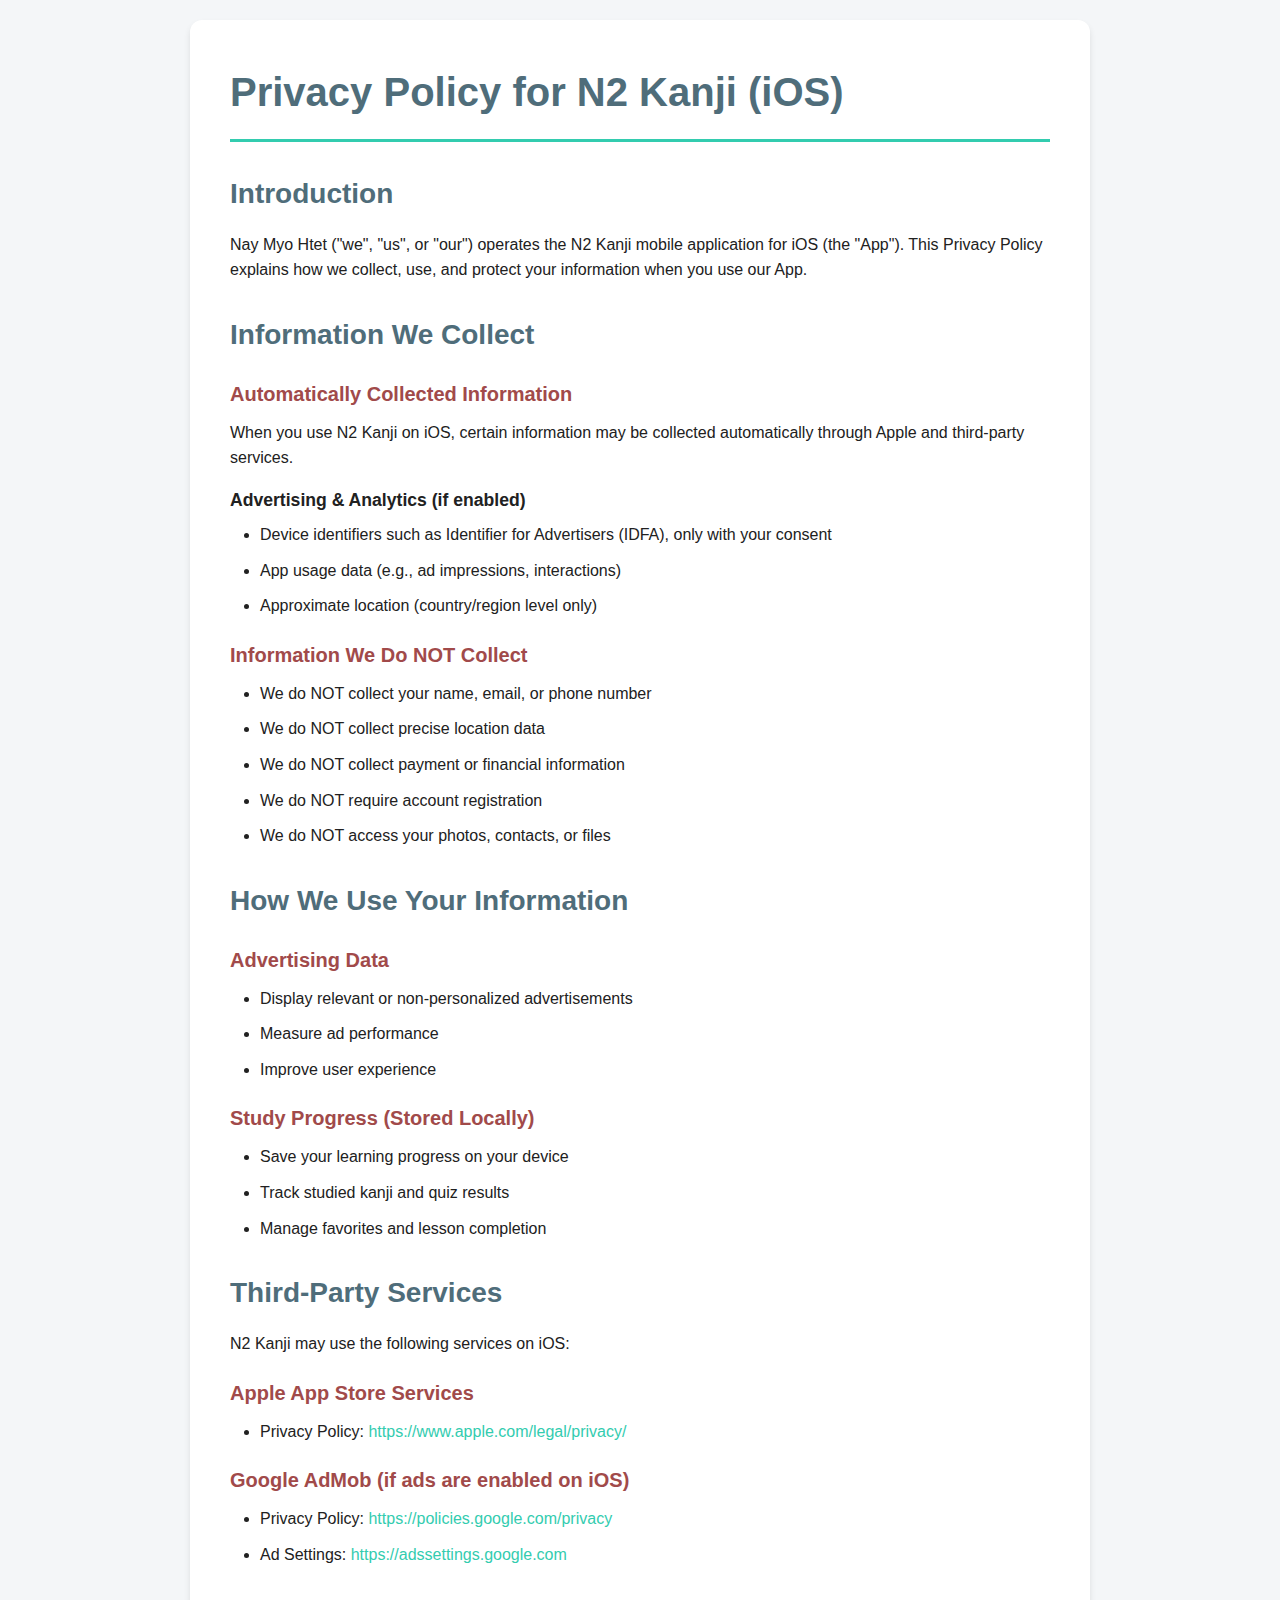
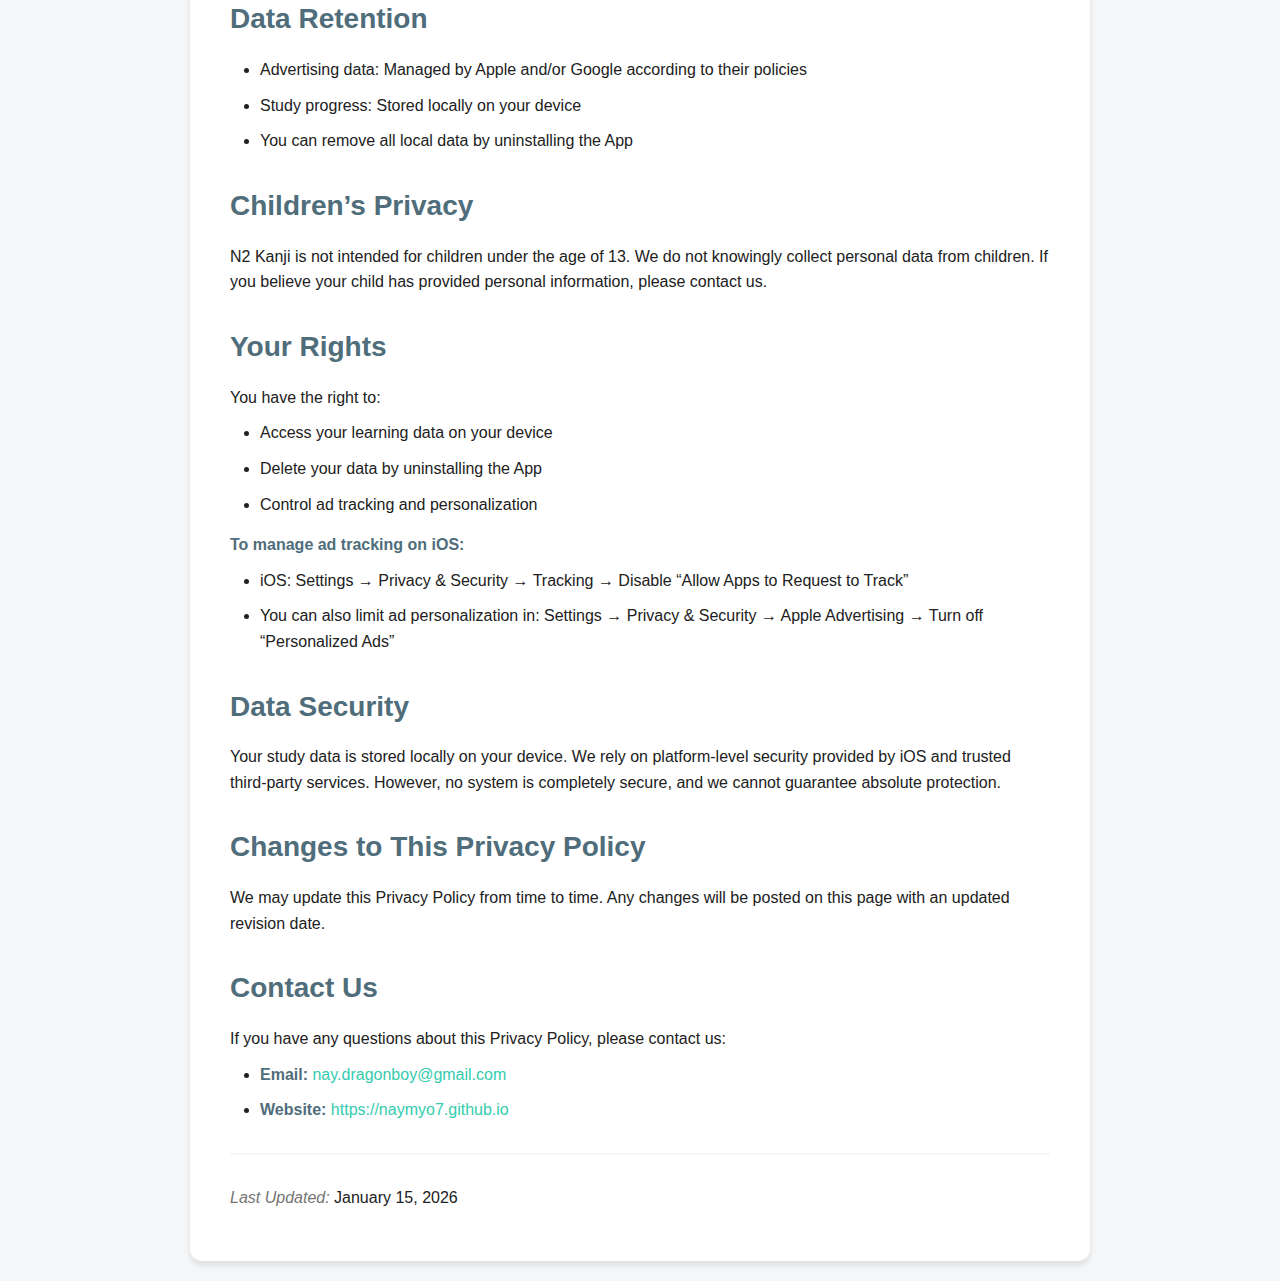
<file: n2kanji-ios-privacy.html>
<!doctype html>
<html lang="en">
<head>
  <meta charset="utf-8" />
  <meta name="viewport" content="width=device-width, initial-scale=1" />
  <title>Privacy Policy for N2 Kanji (iOS)</title>
  <style>
    :root {
      --primary: #4F6D7A;
      --secondary: #A14A4A;
      --accent: #33CCAF;
      --background: #FFFFFF;
      --surface: #F4F6F8;
      --text-primary: #212121;
      --text-secondary: #757575;
    }
    * { margin: 0; padding: 0; box-sizing: border-box; }
    body {
      font-family: 'Helvetica Neue', Helvetica, Arial, sans-serif;
      line-height: 1.6;
      color: var(--text-primary);
      background-color: var(--surface);
      padding: 20px;
    }
    main {
      max-width: 900px;
      margin: 0 auto;
      background-color: var(--background);
      padding: 40px;
      border-radius: 12px;
      box-shadow: 0 4px 6px rgba(0,0,0,0.1);
    }
    h1 { color: var(--primary); font-size: 2.5rem; margin-bottom: 20px; border-bottom: 3px solid var(--accent); padding-bottom: 15px; }
    h2 { color: var(--primary); font-size: 1.75rem; margin-top: 30px; margin-bottom: 15px; }
    h3 { color: var(--secondary); font-size: 1.25rem; margin-top: 20px; margin-bottom: 10px; }
    h4 { color: var(--text-primary); font-size: 1.1rem; margin-top: 15px; margin-bottom: 8px; }
    p, li { color: var(--text-primary); margin-bottom: 10px; }
    ul { margin-bottom: 15px; padding-left: 30px; }
    strong { color: var(--primary); }
    a { color: var(--accent); text-decoration: none; }
    a:hover { text-decoration: underline; }
    hr { border: none; border-top: 2px solid var(--surface); margin: 30px 0; }
    em { color: var(--text-secondary); }
  </style>
</head>
<body>
<main>

<h1>Privacy Policy for N2 Kanji (iOS)</h1>

<h2>Introduction</h2>
<p>
  Nay Myo Htet ("we", "us", or "our") operates the N2 Kanji mobile application for iOS (the "App").
  This Privacy Policy explains how we collect, use, and protect your information when you use our App.
</p>

<h2>Information We Collect</h2>

<h3>Automatically Collected Information</h3>
<p>
  When you use N2 Kanji on iOS, certain information may be collected automatically through Apple
  and third-party services.
</p>

<h4>Advertising & Analytics (if enabled)</h4>
<ul>
  <li>Device identifiers such as Identifier for Advertisers (IDFA), only with your consent</li>
  <li>App usage data (e.g., ad impressions, interactions)</li>
  <li>Approximate location (country/region level only)</li>
</ul>

<h3>Information We Do NOT Collect</h3>
<ul>
  <li>We do NOT collect your name, email, or phone number</li>
  <li>We do NOT collect precise location data</li>
  <li>We do NOT collect payment or financial information</li>
  <li>We do NOT require account registration</li>
  <li>We do NOT access your photos, contacts, or files</li>
</ul>

<h2>How We Use Your Information</h2>

<h3>Advertising Data</h3>
<ul>
  <li>Display relevant or non-personalized advertisements</li>
  <li>Measure ad performance</li>
  <li>Improve user experience</li>
</ul>

<h3>Study Progress (Stored Locally)</h3>
<ul>
  <li>Save your learning progress on your device</li>
  <li>Track studied kanji and quiz results</li>
  <li>Manage favorites and lesson completion</li>
</ul>

<h2>Third-Party Services</h2>
<p>N2 Kanji may use the following services on iOS:</p>

<h3>Apple App Store Services</h3>
<ul>
  <li>
    Privacy Policy:
    <a href="https://www.apple.com/legal/privacy/" target="_blank" rel="noopener noreferrer">
      https://www.apple.com/legal/privacy/
    </a>
  </li>
</ul>

<h3>Google AdMob (if ads are enabled on iOS)</h3>
<ul>
  <li>
    Privacy Policy:
    <a href="https://policies.google.com/privacy" target="_blank" rel="noopener noreferrer">
      https://policies.google.com/privacy
    </a>
  </li>
  <li>
    Ad Settings:
    <a href="https://adssettings.google.com" target="_blank" rel="noopener noreferrer">
      https://adssettings.google.com
    </a>
  </li>
</ul>

<h2>Data Retention</h2>
<ul>
  <li>Advertising data: Managed by Apple and/or Google according to their policies</li>
  <li>Study progress: Stored locally on your device</li>
  <li>You can remove all local data by uninstalling the App</li>
</ul>

<h2>Children’s Privacy</h2>
<p>
  N2 Kanji is not intended for children under the age of 13.
  We do not knowingly collect personal data from children.
  If you believe your child has provided personal information, please contact us.
</p>

<h2>Your Rights</h2>
<p>You have the right to:</p>
<ul>
  <li>Access your learning data on your device</li>
  <li>Delete your data by uninstalling the App</li>
  <li>Control ad tracking and personalization</li>
</ul>

<p><strong>To manage ad tracking on iOS:</strong></p>
<ul>
  <li>
    iOS: Settings → Privacy & Security → Tracking → Disable “Allow Apps to Request to Track”
  </li>
  <li>
    You can also limit ad personalization in:
    Settings → Privacy & Security → Apple Advertising → Turn off “Personalized Ads”
  </li>
</ul>

<h2>Data Security</h2>
<p>
  Your study data is stored locally on your device.
  We rely on platform-level security provided by iOS and trusted third-party services.
  However, no system is completely secure, and we cannot guarantee absolute protection.
</p>

<h2>Changes to This Privacy Policy</h2>
<p>
  We may update this Privacy Policy from time to time.
  Any changes will be posted on this page with an updated revision date.
</p>

<h2>Contact Us</h2>
<p>If you have any questions about this Privacy Policy, please contact us:</p>
<ul>
  <li><strong>Email:</strong> <a href="mailto:nay.dragonboy@gmail.com">nay.dragonboy@gmail.com</a></li>
  <li>
    <strong>Website:</strong>
    <a href="https://naymyo7.github.io" target="_blank" rel="noopener noreferrer">
      https://naymyo7.github.io
    </a>
  </li>
</ul>

<hr />
<p><em>Last Updated:</em> January 15, 2026</p>

</main>
</body>
</html>
</file>
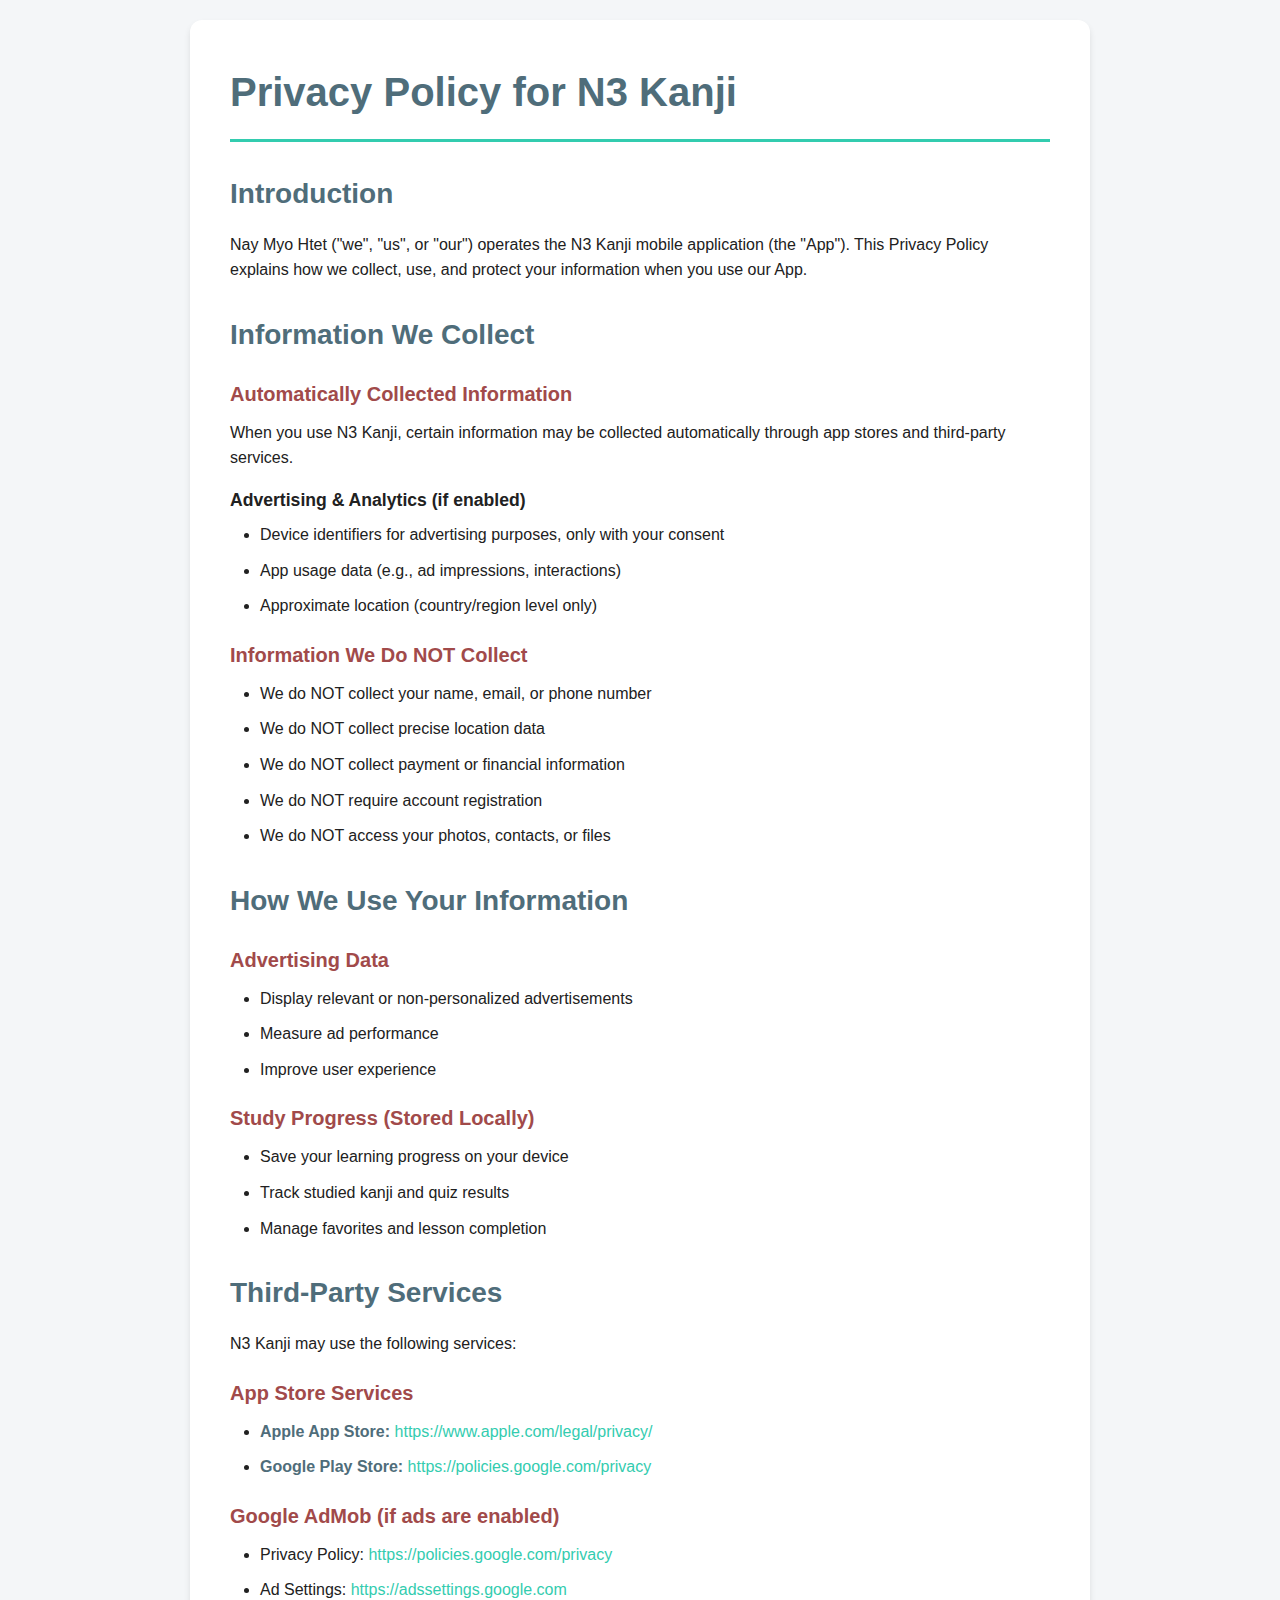
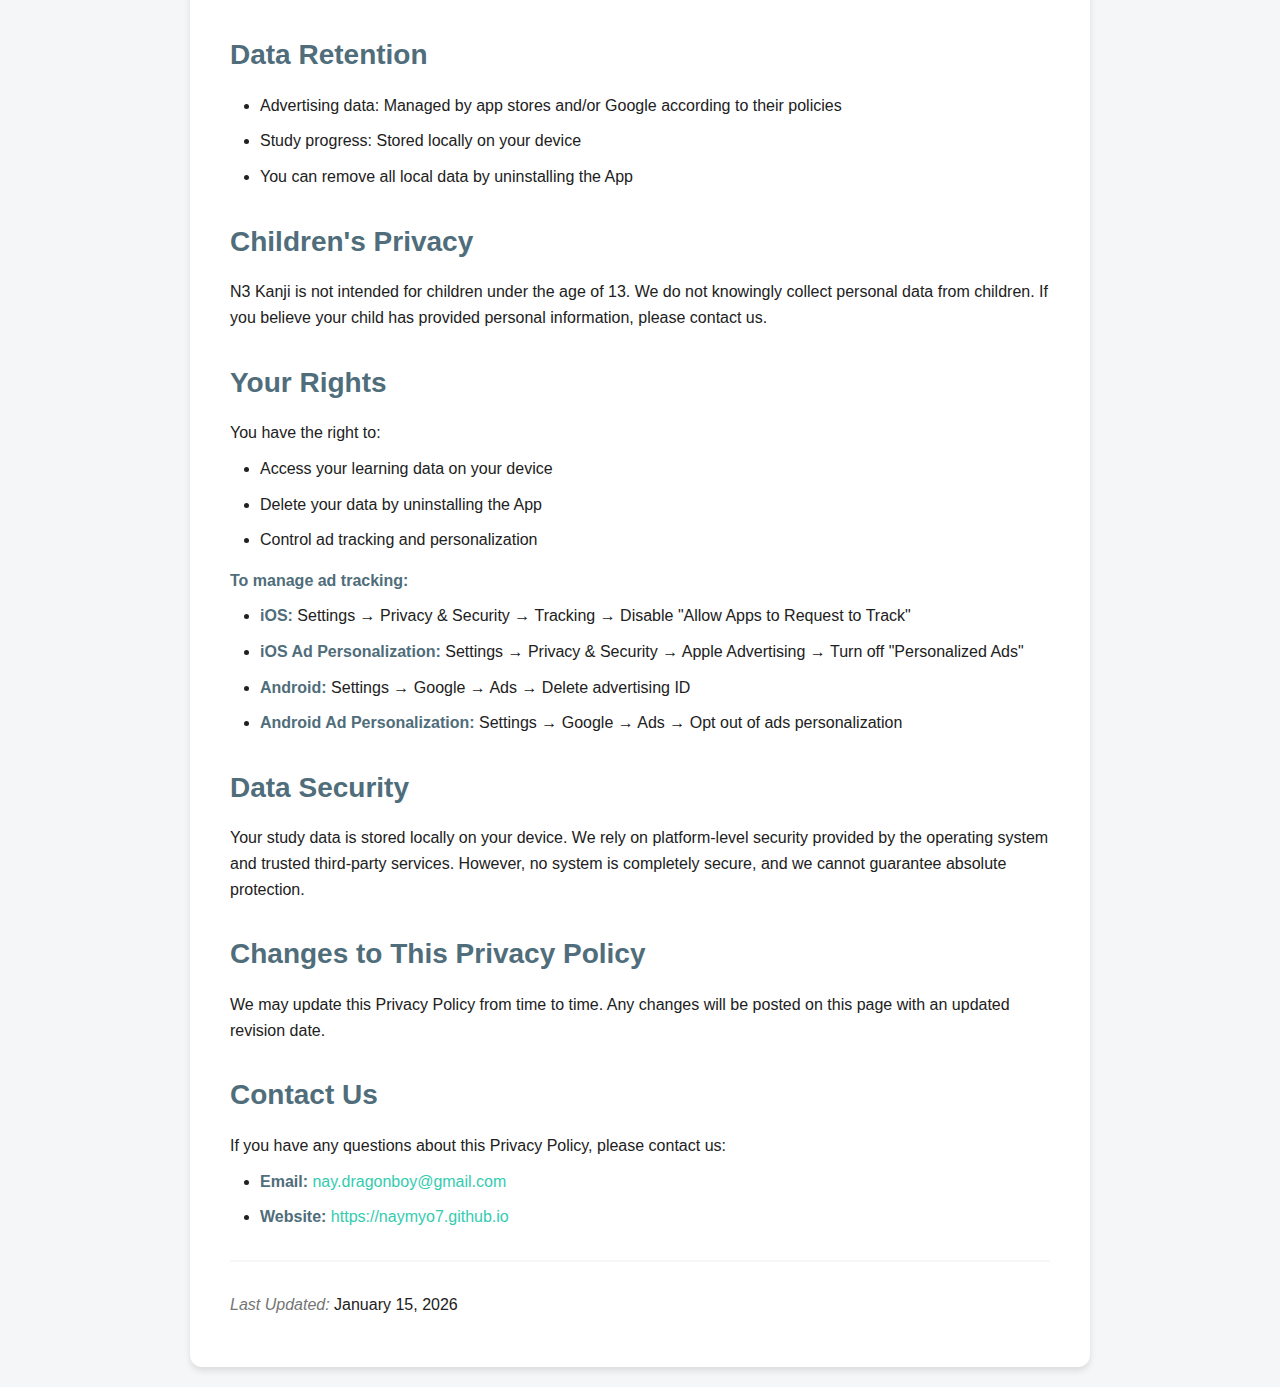
<file: n3kanji-ios-privacy.html>
<!doctype html>
<html lang="en">
<head>
  <meta charset="utf-8" />
  <meta name="viewport" content="width=device-width, initial-scale=1" />
  <title>Privacy Policy for N3 Kanji</title>
  <style>
    :root {
      --primary: #4F6D7A;
      --secondary: #A14A4A;
      --accent: #33CCAF;
      --background: #FFFFFF;
      --surface: #F4F6F8;
      --text-primary: #212121;
      --text-secondary: #757575;
    }
    * { margin: 0; padding: 0; box-sizing: border-box; }
    body {
      font-family: 'Helvetica Neue', Helvetica, Arial, sans-serif;
      line-height: 1.6;
      color: var(--text-primary);
      background-color: var(--surface);
      padding: 20px;
    }
    main {
      max-width: 900px;
      margin: 0 auto;
      background-color: var(--background);
      padding: 40px;
      border-radius: 12px;
      box-shadow: 0 4px 6px rgba(0,0,0,0.1);
    }
    h1 { color: var(--primary); font-size: 2.5rem; margin-bottom: 20px; border-bottom: 3px solid var(--accent); padding-bottom: 15px; }
    h2 { color: var(--primary); font-size: 1.75rem; margin-top: 30px; margin-bottom: 15px; }
    h3 { color: var(--secondary); font-size: 1.25rem; margin-top: 20px; margin-bottom: 10px; }
    h4 { color: var(--text-primary); font-size: 1.1rem; margin-top: 15px; margin-bottom: 8px; }
    p, li { color: var(--text-primary); margin-bottom: 10px; }
    ul { margin-bottom: 15px; padding-left: 30px; }
    strong { color: var(--primary); }
    a { color: var(--accent); text-decoration: none; }
    a:hover { text-decoration: underline; }
    hr { border: none; border-top: 2px solid var(--surface); margin: 30px 0; }
    em { color: var(--text-secondary); }
  </style>
</head>
<body>
<main>

<h1>Privacy Policy for N3 Kanji</h1>

<h2>Introduction</h2>
<p>
  Nay Myo Htet ("we", "us", or "our") operates the N3 Kanji mobile application (the "App").
  This Privacy Policy explains how we collect, use, and protect your information when you use our App.
</p>

<h2>Information We Collect</h2>

<h3>Automatically Collected Information</h3>
<p>
  When you use N3 Kanji, certain information may be collected automatically through app stores
  and third-party services.
</p>

<h4>Advertising & Analytics (if enabled)</h4>
<ul>
  <li>Device identifiers for advertising purposes, only with your consent</li>
  <li>App usage data (e.g., ad impressions, interactions)</li>
  <li>Approximate location (country/region level only)</li>
</ul>

<h3>Information We Do NOT Collect</h3>
<ul>
  <li>We do NOT collect your name, email, or phone number</li>
  <li>We do NOT collect precise location data</li>
  <li>We do NOT collect payment or financial information</li>
  <li>We do NOT require account registration</li>
  <li>We do NOT access your photos, contacts, or files</li>
</ul>

<h2>How We Use Your Information</h2>

<h3>Advertising Data</h3>
<ul>
  <li>Display relevant or non-personalized advertisements</li>
  <li>Measure ad performance</li>
  <li>Improve user experience</li>
</ul>

<h3>Study Progress (Stored Locally)</h3>
<ul>
  <li>Save your learning progress on your device</li>
  <li>Track studied kanji and quiz results</li>
  <li>Manage favorites and lesson completion</li>
</ul>

<h2>Third-Party Services</h2>
<p>N3 Kanji may use the following services:</p>

<h3>App Store Services</h3>
<ul>
  <li>
    <strong>Apple App Store:</strong>
    <a href="https://www.apple.com/legal/privacy/" target="_blank" rel="noopener noreferrer">
      https://www.apple.com/legal/privacy/
    </a>
  </li>
  <li>
    <strong>Google Play Store:</strong>
    <a href="https://policies.google.com/privacy" target="_blank" rel="noopener noreferrer">
      https://policies.google.com/privacy
    </a>
  </li>
</ul>

<h3>Google AdMob (if ads are enabled)</h3>
<ul>
  <li>
    Privacy Policy:
    <a href="https://policies.google.com/privacy" target="_blank" rel="noopener noreferrer">
      https://policies.google.com/privacy
    </a>
  </li>
  <li>
    Ad Settings:
    <a href="https://adssettings.google.com" target="_blank" rel="noopener noreferrer">
      https://adssettings.google.com
    </a>
  </li>
</ul>

<h2>Data Retention</h2>
<ul>
  <li>Advertising data: Managed by app stores and/or Google according to their policies</li>
  <li>Study progress: Stored locally on your device</li>
  <li>You can remove all local data by uninstalling the App</li>
</ul>

<h2>Children's Privacy</h2>
<p>
  N3 Kanji is not intended for children under the age of 13.
  We do not knowingly collect personal data from children.
  If you believe your child has provided personal information, please contact us.
</p>

<h2>Your Rights</h2>
<p>You have the right to:</p>
<ul>
  <li>Access your learning data on your device</li>
  <li>Delete your data by uninstalling the App</li>
  <li>Control ad tracking and personalization</li>
</ul>

<p><strong>To manage ad tracking:</strong></p>
<ul>
  <li>
    <strong>iOS:</strong> Settings → Privacy & Security → Tracking → Disable "Allow Apps to Request to Track"
  </li>
  <li>
    <strong>iOS Ad Personalization:</strong> Settings → Privacy & Security → Apple Advertising → Turn off "Personalized Ads"
  </li>
  <li>
    <strong>Android:</strong> Settings → Google → Ads → Delete advertising ID
  </li>
  <li>
    <strong>Android Ad Personalization:</strong> Settings → Google → Ads → Opt out of ads personalization
  </li>
</ul>

<h2>Data Security</h2>
<p>
  Your study data is stored locally on your device.
  We rely on platform-level security provided by the operating system and trusted third-party services.
  However, no system is completely secure, and we cannot guarantee absolute protection.
</p>

<h2>Changes to This Privacy Policy</h2>
<p>
  We may update this Privacy Policy from time to time.
  Any changes will be posted on this page with an updated revision date.
</p>

<h2>Contact Us</h2>
<p>If you have any questions about this Privacy Policy, please contact us:</p>
<ul>
  <li><strong>Email:</strong> <a href="mailto:nay.dragonboy@gmail.com">nay.dragonboy@gmail.com</a></li>
  <li>
    <strong>Website:</strong>
    <a href="https://naymyo7.github.io" target="_blank" rel="noopener noreferrer">
      https://naymyo7.github.io
    </a>
  </li>
</ul>

<hr />
<p><em>Last Updated:</em> January 15, 2026</p>

</main>
</body>
</html>
</file>
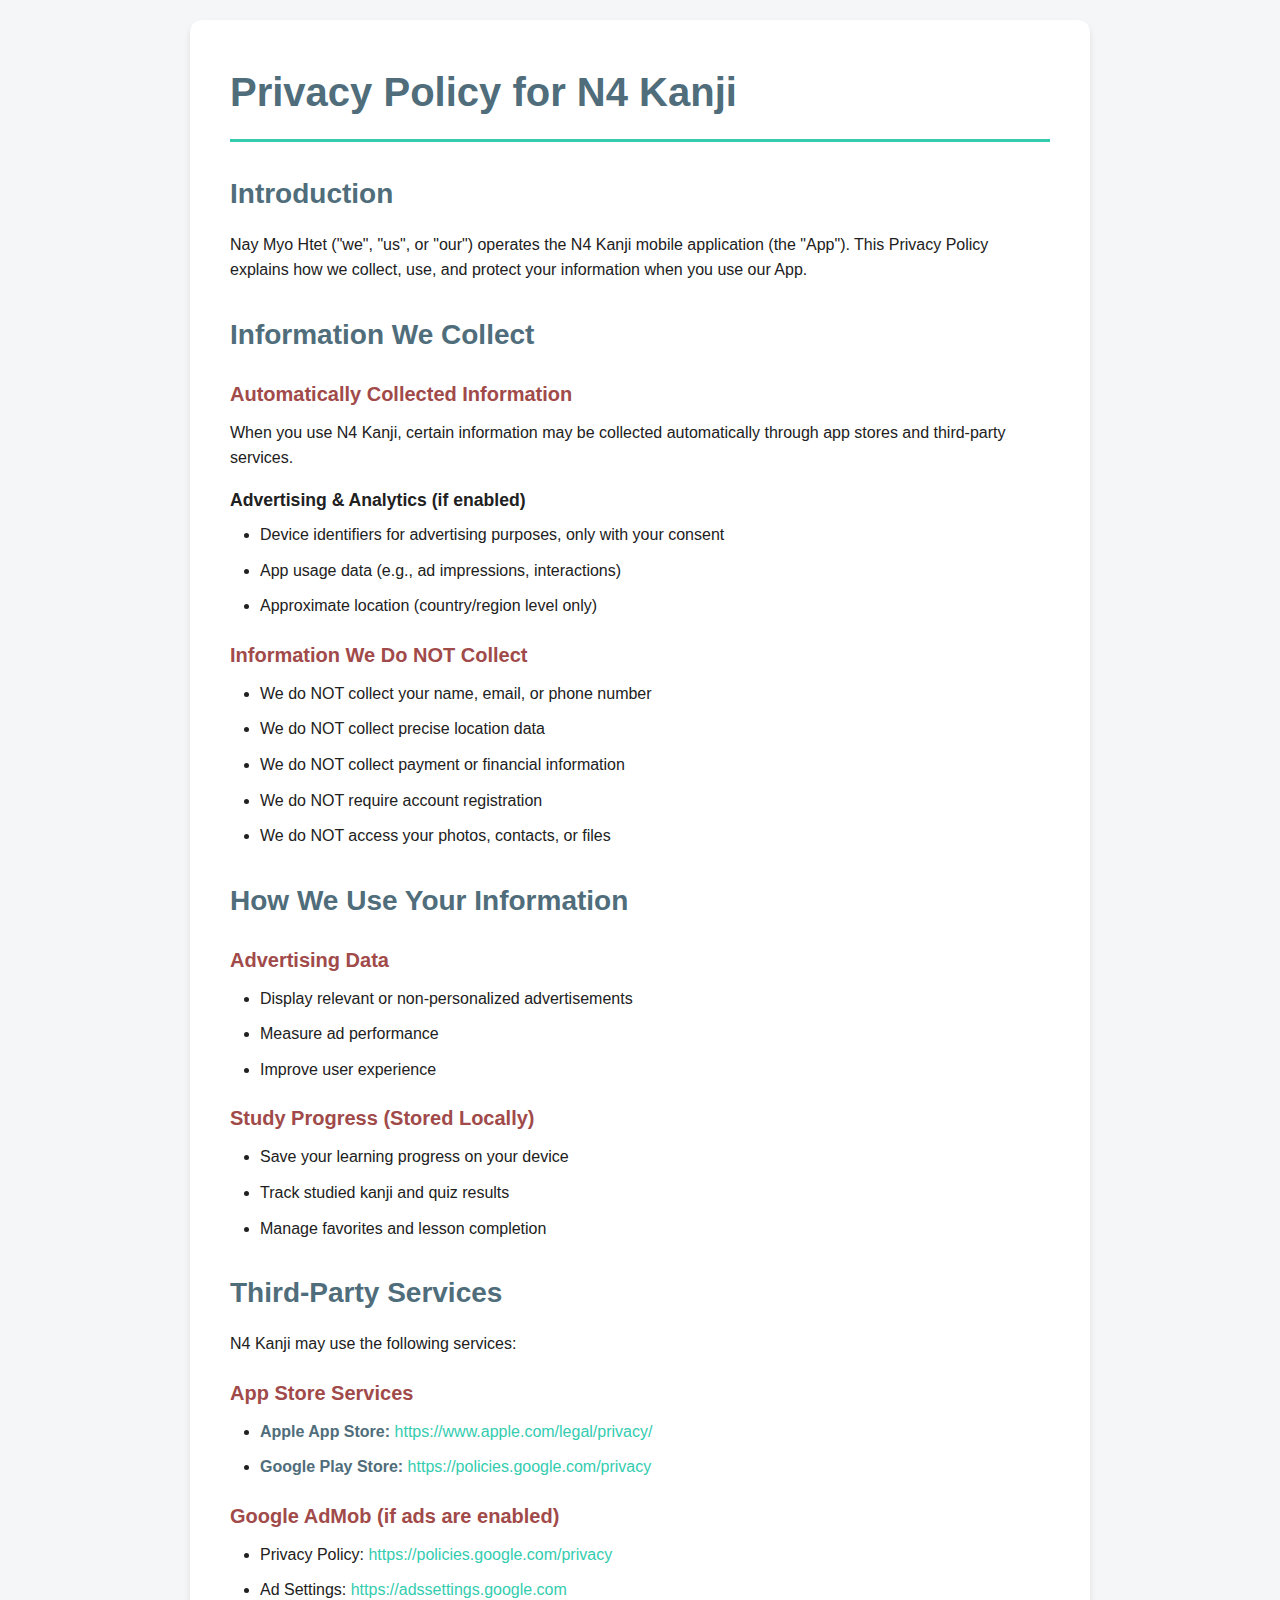
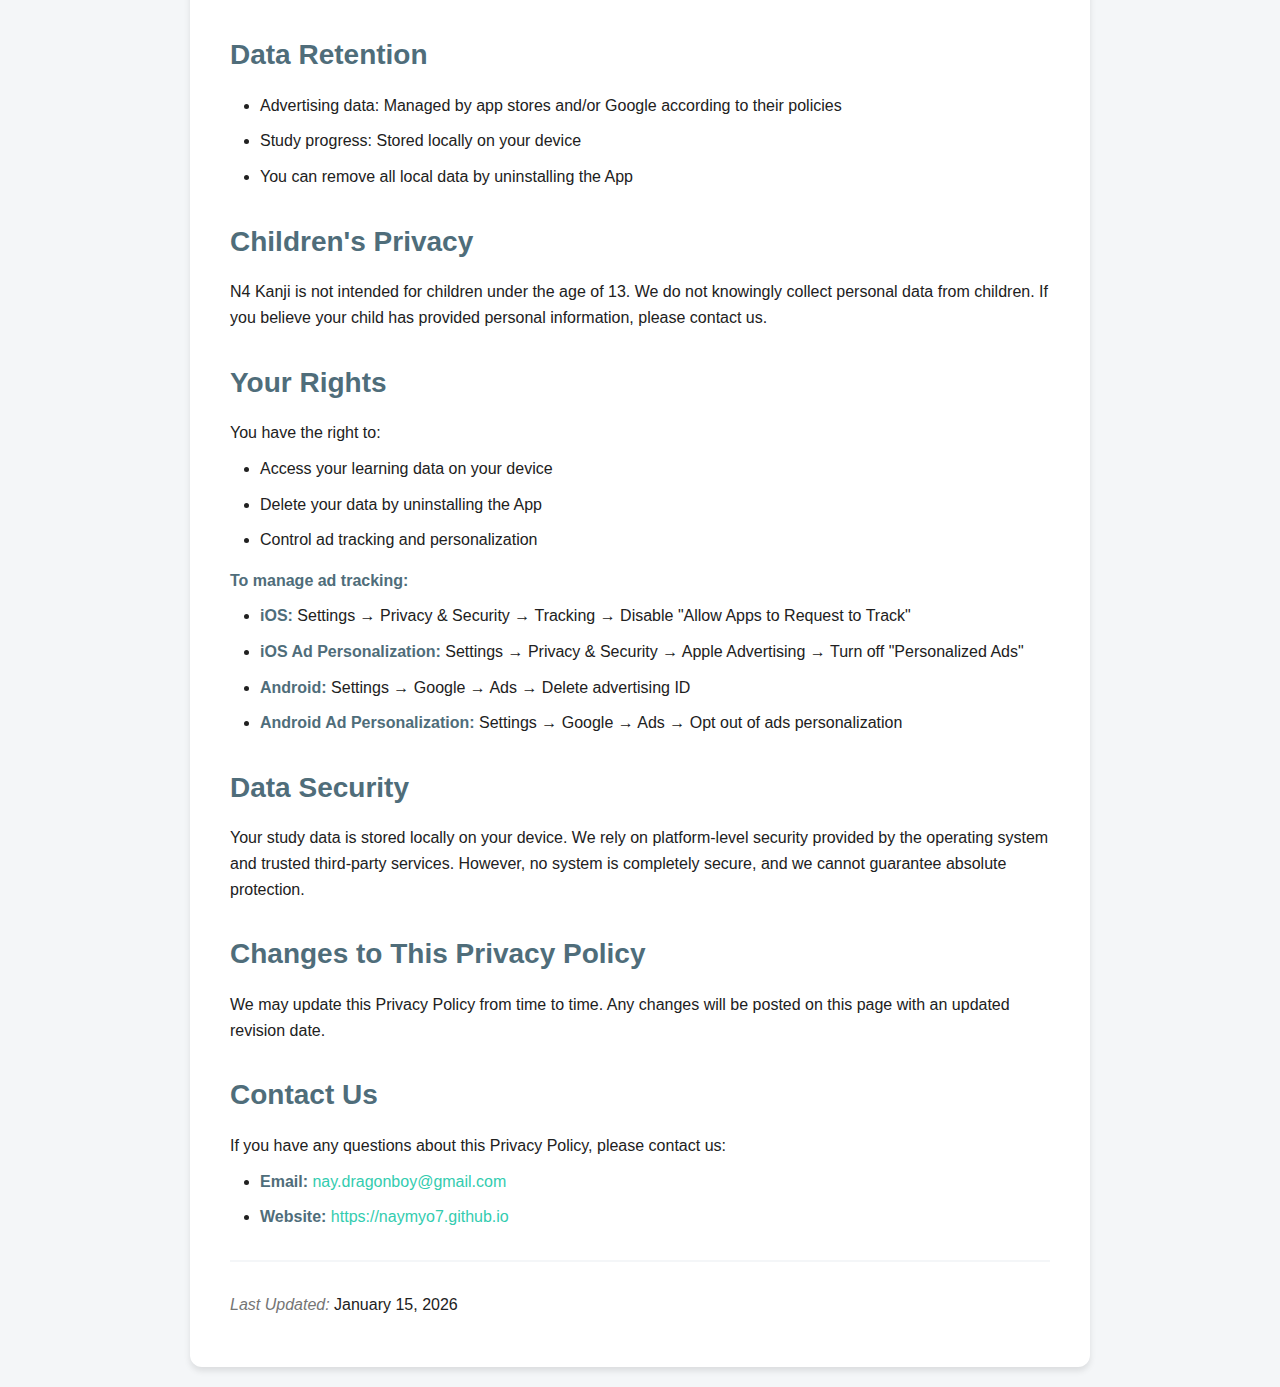
<file: n4kanji-ios-privacy.html>
<!doctype html>
<html lang="en">
<head>
  <meta charset="utf-8" />
  <meta name="viewport" content="width=device-width, initial-scale=1" />
  <title>Privacy Policy for N4 Kanji</title>
  <style>
    :root {
      --primary: #4F6D7A;
      --secondary: #A14A4A;
      --accent: #33CCAF;
      --background: #FFFFFF;
      --surface: #F4F6F8;
      --text-primary: #212121;
      --text-secondary: #757575;
    }
    * { margin: 0; padding: 0; box-sizing: border-box; }
    body {
      font-family: 'Helvetica Neue', Helvetica, Arial, sans-serif;
      line-height: 1.6;
      color: var(--text-primary);
      background-color: var(--surface);
      padding: 20px;
    }
    main {
      max-width: 900px;
      margin: 0 auto;
      background-color: var(--background);
      padding: 40px;
      border-radius: 12px;
      box-shadow: 0 4px 6px rgba(0,0,0,0.1);
    }
    h1 { color: var(--primary); font-size: 2.5rem; margin-bottom: 20px; border-bottom: 3px solid var(--accent); padding-bottom: 15px; }
    h2 { color: var(--primary); font-size: 1.75rem; margin-top: 30px; margin-bottom: 15px; }
    h3 { color: var(--secondary); font-size: 1.25rem; margin-top: 20px; margin-bottom: 10px; }
    h4 { color: var(--text-primary); font-size: 1.1rem; margin-top: 15px; margin-bottom: 8px; }
    p, li { color: var(--text-primary); margin-bottom: 10px; }
    ul { margin-bottom: 15px; padding-left: 30px; }
    strong { color: var(--primary); }
    a { color: var(--accent); text-decoration: none; }
    a:hover { text-decoration: underline; }
    hr { border: none; border-top: 2px solid var(--surface); margin: 30px 0; }
    em { color: var(--text-secondary); }
  </style>
</head>
<body>
<main>

<h1>Privacy Policy for N4 Kanji</h1>

<h2>Introduction</h2>
<p>
  Nay Myo Htet ("we", "us", or "our") operates the N4 Kanji mobile application (the "App").
  This Privacy Policy explains how we collect, use, and protect your information when you use our App.
</p>

<h2>Information We Collect</h2>

<h3>Automatically Collected Information</h3>
<p>
  When you use N4 Kanji, certain information may be collected automatically through app stores
  and third-party services.
</p>

<h4>Advertising & Analytics (if enabled)</h4>
<ul>
  <li>Device identifiers for advertising purposes, only with your consent</li>
  <li>App usage data (e.g., ad impressions, interactions)</li>
  <li>Approximate location (country/region level only)</li>
</ul>

<h3>Information We Do NOT Collect</h3>
<ul>
  <li>We do NOT collect your name, email, or phone number</li>
  <li>We do NOT collect precise location data</li>
  <li>We do NOT collect payment or financial information</li>
  <li>We do NOT require account registration</li>
  <li>We do NOT access your photos, contacts, or files</li>
</ul>

<h2>How We Use Your Information</h2>

<h3>Advertising Data</h3>
<ul>
  <li>Display relevant or non-personalized advertisements</li>
  <li>Measure ad performance</li>
  <li>Improve user experience</li>
</ul>

<h3>Study Progress (Stored Locally)</h3>
<ul>
  <li>Save your learning progress on your device</li>
  <li>Track studied kanji and quiz results</li>
  <li>Manage favorites and lesson completion</li>
</ul>

<h2>Third-Party Services</h2>
<p>N4 Kanji may use the following services:</p>

<h3>App Store Services</h3>
<ul>
  <li>
    <strong>Apple App Store:</strong>
    <a href="https://www.apple.com/legal/privacy/" target="_blank" rel="noopener noreferrer">
      https://www.apple.com/legal/privacy/
    </a>
  </li>
  <li>
    <strong>Google Play Store:</strong>
    <a href="https://policies.google.com/privacy" target="_blank" rel="noopener noreferrer">
      https://policies.google.com/privacy
    </a>
  </li>
</ul>

<h3>Google AdMob (if ads are enabled)</h3>
<ul>
  <li>
    Privacy Policy:
    <a href="https://policies.google.com/privacy" target="_blank" rel="noopener noreferrer">
      https://policies.google.com/privacy
    </a>
  </li>
  <li>
    Ad Settings:
    <a href="https://adssettings.google.com" target="_blank" rel="noopener noreferrer">
      https://adssettings.google.com
    </a>
  </li>
</ul>

<h2>Data Retention</h2>
<ul>
  <li>Advertising data: Managed by app stores and/or Google according to their policies</li>
  <li>Study progress: Stored locally on your device</li>
  <li>You can remove all local data by uninstalling the App</li>
</ul>

<h2>Children's Privacy</h2>
<p>
  N4 Kanji is not intended for children under the age of 13.
  We do not knowingly collect personal data from children.
  If you believe your child has provided personal information, please contact us.
</p>

<h2>Your Rights</h2>
<p>You have the right to:</p>
<ul>
  <li>Access your learning data on your device</li>
  <li>Delete your data by uninstalling the App</li>
  <li>Control ad tracking and personalization</li>
</ul>

<p><strong>To manage ad tracking:</strong></p>
<ul>
  <li>
    <strong>iOS:</strong> Settings → Privacy & Security → Tracking → Disable "Allow Apps to Request to Track"
  </li>
  <li>
    <strong>iOS Ad Personalization:</strong> Settings → Privacy & Security → Apple Advertising → Turn off "Personalized Ads"
  </li>
  <li>
    <strong>Android:</strong> Settings → Google → Ads → Delete advertising ID
  </li>
  <li>
    <strong>Android Ad Personalization:</strong> Settings → Google → Ads → Opt out of ads personalization
  </li>
</ul>

<h2>Data Security</h2>
<p>
  Your study data is stored locally on your device.
  We rely on platform-level security provided by the operating system and trusted third-party services.
  However, no system is completely secure, and we cannot guarantee absolute protection.
</p>

<h2>Changes to This Privacy Policy</h2>
<p>
  We may update this Privacy Policy from time to time.
  Any changes will be posted on this page with an updated revision date.
</p>

<h2>Contact Us</h2>
<p>If you have any questions about this Privacy Policy, please contact us:</p>
<ul>
  <li><strong>Email:</strong> <a href="mailto:nay.dragonboy@gmail.com">nay.dragonboy@gmail.com</a></li>
  <li>
    <strong>Website:</strong>
    <a href="https://naymyo7.github.io" target="_blank" rel="noopener noreferrer">
      https://naymyo7.github.io
    </a>
  </li>
</ul>

<hr />
<p><em>Last Updated:</em> January 15, 2026</p>

</main>
</body>
</html>
</file>
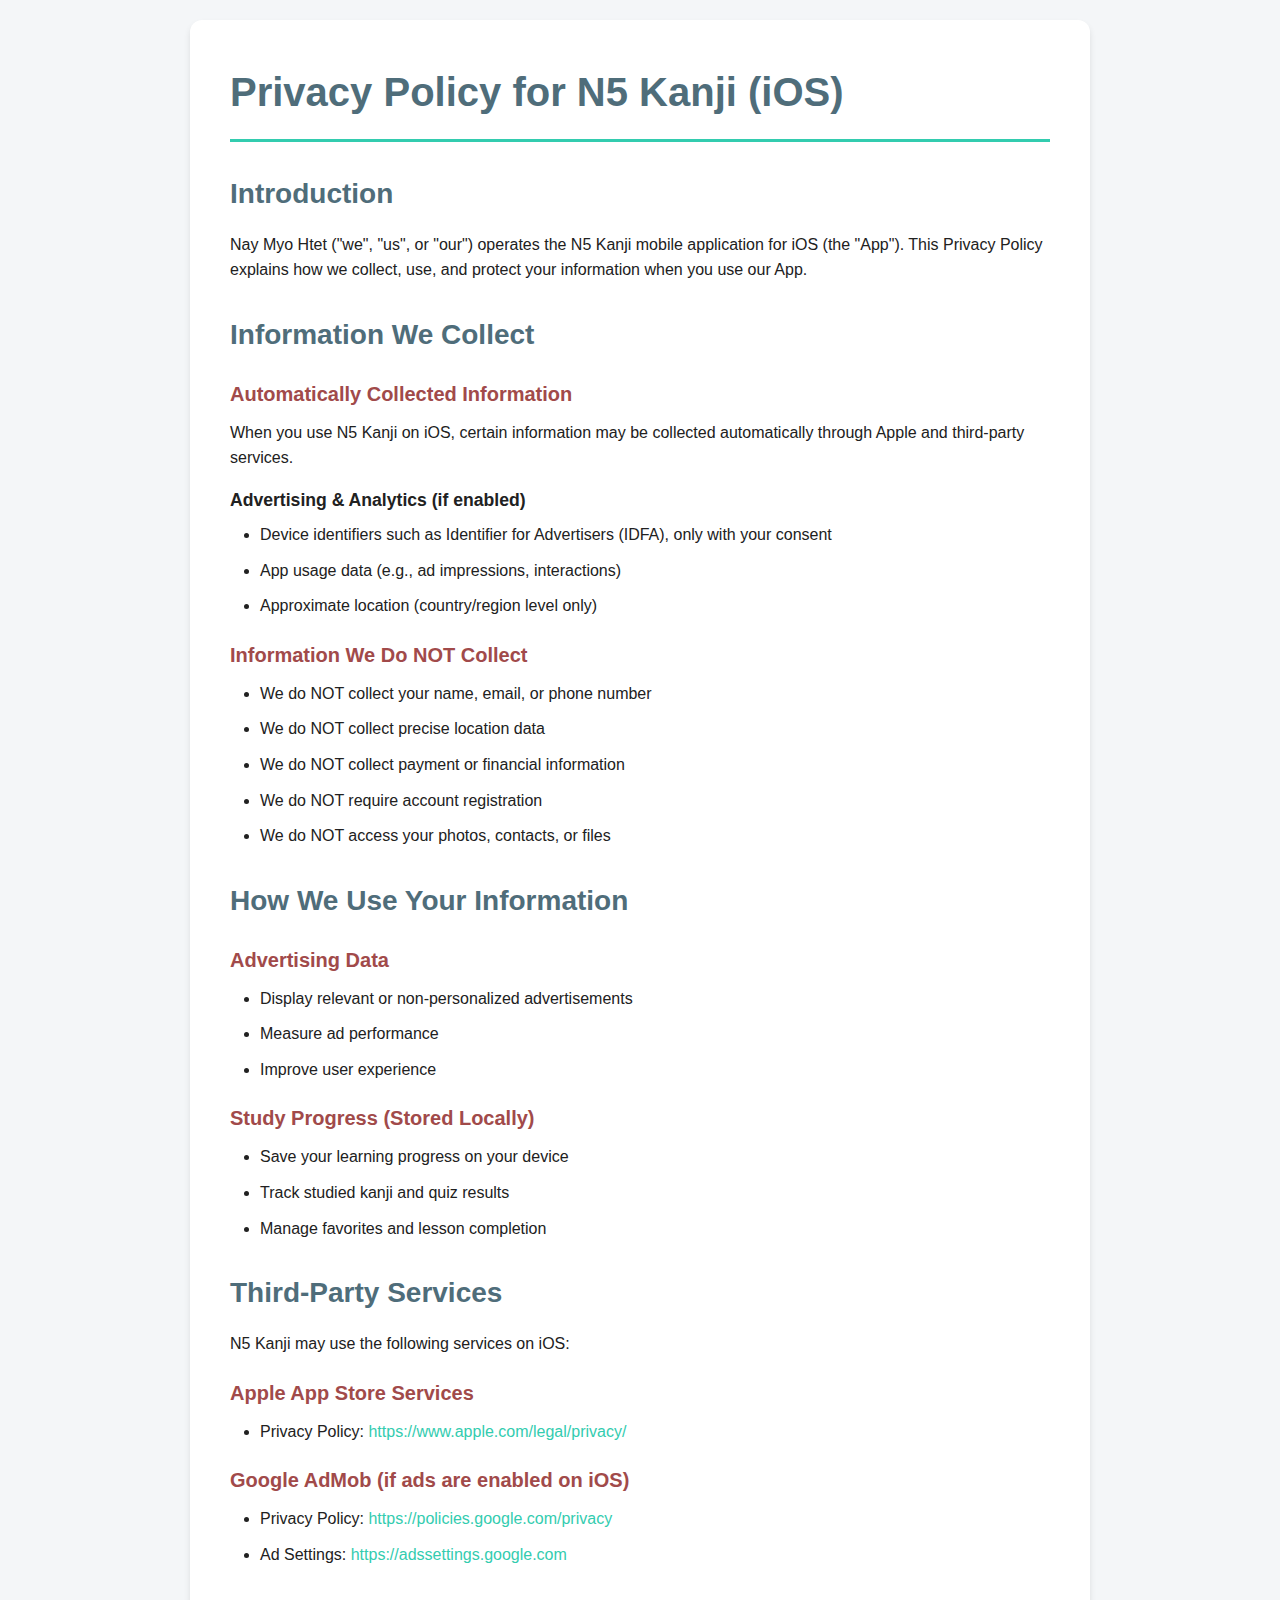
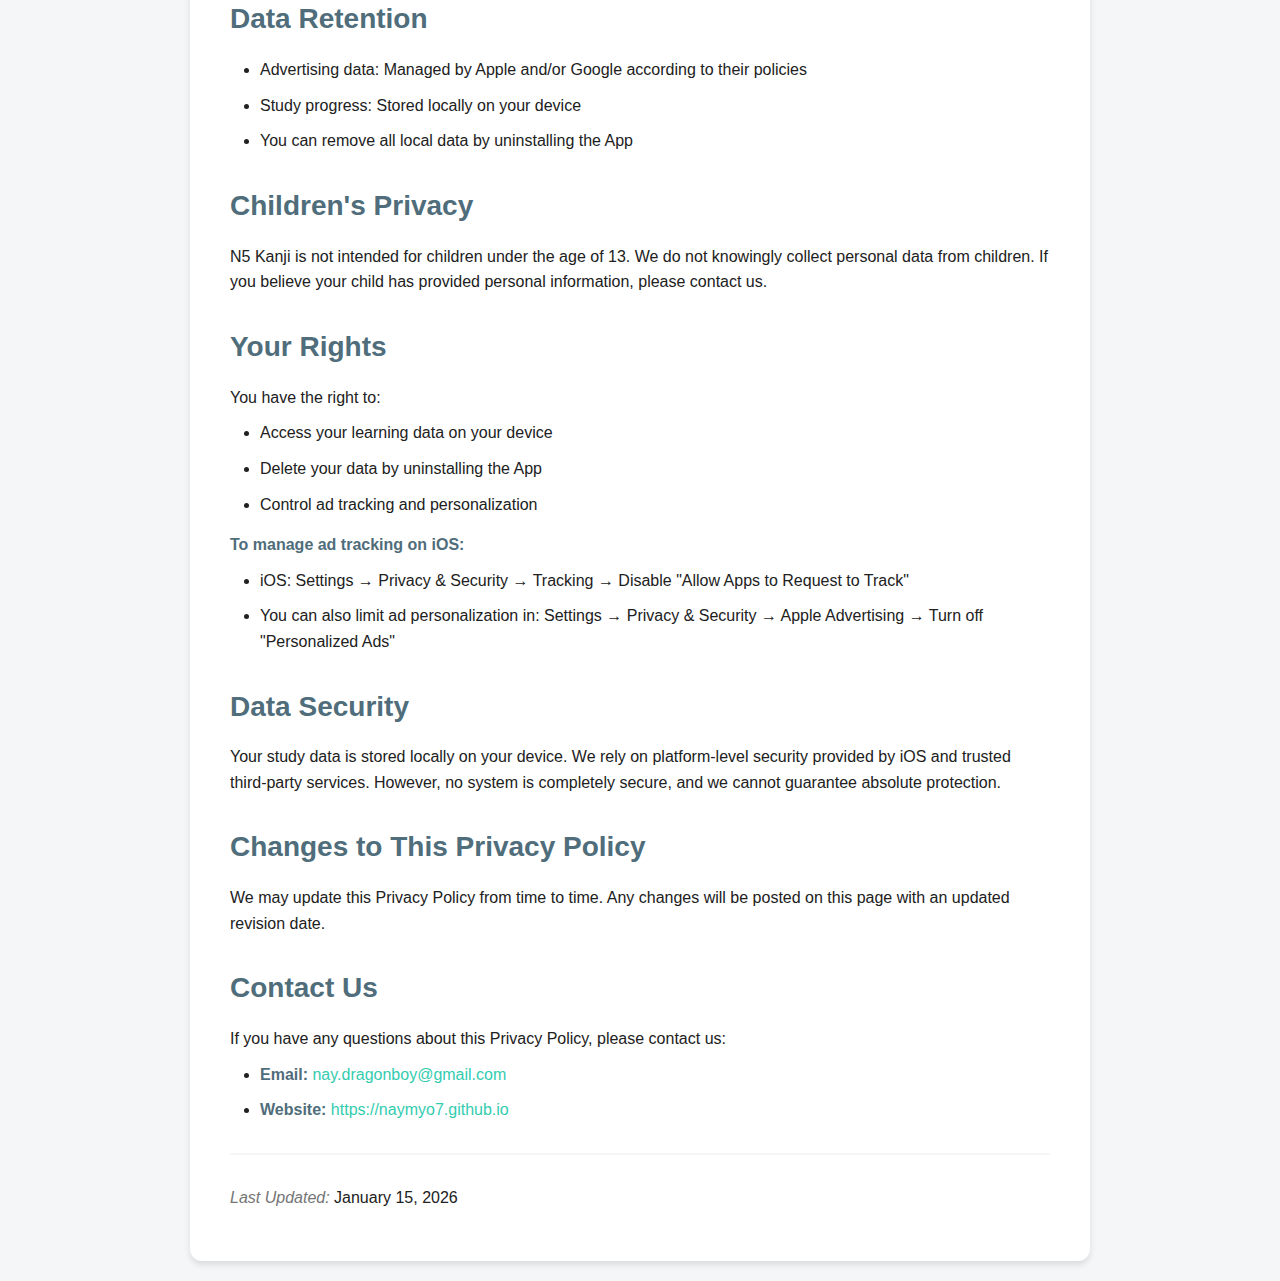
<file: n5kanji-ios-privacy.html>
<!doctype html>
<html lang="en">
<head>
  <meta charset="utf-8" />
  <meta name="viewport" content="width=device-width, initial-scale=1" />
  <title>Privacy Policy for N5 Kanji (iOS)</title>
  <style>
    :root {
      --primary: #4F6D7A;
      --secondary: #A14A4A;
      --accent: #33CCAF;
      --background: #FFFFFF;
      --surface: #F4F6F8;
      --text-primary: #212121;
      --text-secondary: #757575;
    }
    * { margin: 0; padding: 0; box-sizing: border-box; }
    body {
      font-family: 'Helvetica Neue', Helvetica, Arial, sans-serif;
      line-height: 1.6;
      color: var(--text-primary);
      background-color: var(--surface);
      padding: 20px;
    }
    main {
      max-width: 900px;
      margin: 0 auto;
      background-color: var(--background);
      padding: 40px;
      border-radius: 12px;
      box-shadow: 0 4px 6px rgba(0,0,0,0.1);
    }
    h1 { color: var(--primary); font-size: 2.5rem; margin-bottom: 20px; border-bottom: 3px solid var(--accent); padding-bottom: 15px; }
    h2 { color: var(--primary); font-size: 1.75rem; margin-top: 30px; margin-bottom: 15px; }
    h3 { color: var(--secondary); font-size: 1.25rem; margin-top: 20px; margin-bottom: 10px; }
    h4 { color: var(--text-primary); font-size: 1.1rem; margin-top: 15px; margin-bottom: 8px; }
    p, li { color: var(--text-primary); margin-bottom: 10px; }
    ul { margin-bottom: 15px; padding-left: 30px; }
    strong { color: var(--primary); }
    a { color: var(--accent); text-decoration: none; }
    a:hover { text-decoration: underline; }
    hr { border: none; border-top: 2px solid var(--surface); margin: 30px 0; }
    em { color: var(--text-secondary); }
  </style>
</head>
<body>
<main>

<h1>Privacy Policy for N5 Kanji (iOS)</h1>

<h2>Introduction</h2>
<p>
  Nay Myo Htet ("we", "us", or "our") operates the N5 Kanji mobile application for iOS (the "App").
  This Privacy Policy explains how we collect, use, and protect your information when you use our App.
</p>

<h2>Information We Collect</h2>

<h3>Automatically Collected Information</h3>
<p>
  When you use N5 Kanji on iOS, certain information may be collected automatically through Apple
  and third-party services.
</p>

<h4>Advertising & Analytics (if enabled)</h4>
<ul>
  <li>Device identifiers such as Identifier for Advertisers (IDFA), only with your consent</li>
  <li>App usage data (e.g., ad impressions, interactions)</li>
  <li>Approximate location (country/region level only)</li>
</ul>

<h3>Information We Do NOT Collect</h3>
<ul>
  <li>We do NOT collect your name, email, or phone number</li>
  <li>We do NOT collect precise location data</li>
  <li>We do NOT collect payment or financial information</li>
  <li>We do NOT require account registration</li>
  <li>We do NOT access your photos, contacts, or files</li>
</ul>

<h2>How We Use Your Information</h2>

<h3>Advertising Data</h3>
<ul>
  <li>Display relevant or non-personalized advertisements</li>
  <li>Measure ad performance</li>
  <li>Improve user experience</li>
</ul>

<h3>Study Progress (Stored Locally)</h3>
<ul>
  <li>Save your learning progress on your device</li>
  <li>Track studied kanji and quiz results</li>
  <li>Manage favorites and lesson completion</li>
</ul>

<h2>Third-Party Services</h2>
<p>N5 Kanji may use the following services on iOS:</p>

<h3>Apple App Store Services</h3>
<ul>
  <li>
    Privacy Policy:
    <a href="https://www.apple.com/legal/privacy/" target="_blank" rel="noopener noreferrer">
      https://www.apple.com/legal/privacy/
    </a>
  </li>
</ul>

<h3>Google AdMob (if ads are enabled on iOS)</h3>
<ul>
  <li>
    Privacy Policy:
    <a href="https://policies.google.com/privacy" target="_blank" rel="noopener noreferrer">
      https://policies.google.com/privacy
    </a>
  </li>
  <li>
    Ad Settings:
    <a href="https://adssettings.google.com" target="_blank" rel="noopener noreferrer">
      https://adssettings.google.com
    </a>
  </li>
</ul>

<h2>Data Retention</h2>
<ul>
  <li>Advertising data: Managed by Apple and/or Google according to their policies</li>
  <li>Study progress: Stored locally on your device</li>
  <li>You can remove all local data by uninstalling the App</li>
</ul>

<h2>Children's Privacy</h2>
<p>
  N5 Kanji is not intended for children under the age of 13.
  We do not knowingly collect personal data from children.
  If you believe your child has provided personal information, please contact us.
</p>

<h2>Your Rights</h2>
<p>You have the right to:</p>
<ul>
  <li>Access your learning data on your device</li>
  <li>Delete your data by uninstalling the App</li>
  <li>Control ad tracking and personalization</li>
</ul>

<p><strong>To manage ad tracking on iOS:</strong></p>
<ul>
  <li>
    iOS: Settings → Privacy & Security → Tracking → Disable "Allow Apps to Request to Track"
  </li>
  <li>
    You can also limit ad personalization in:
    Settings → Privacy & Security → Apple Advertising → Turn off "Personalized Ads"
  </li>
</ul>

<h2>Data Security</h2>
<p>
  Your study data is stored locally on your device.
  We rely on platform-level security provided by iOS and trusted third-party services.
  However, no system is completely secure, and we cannot guarantee absolute protection.
</p>

<h2>Changes to This Privacy Policy</h2>
<p>
  We may update this Privacy Policy from time to time.
  Any changes will be posted on this page with an updated revision date.
</p>

<h2>Contact Us</h2>
<p>If you have any questions about this Privacy Policy, please contact us:</p>
<ul>
  <li><strong>Email:</strong> <a href="mailto:nay.dragonboy@gmail.com">nay.dragonboy@gmail.com</a></li>
  <li>
    <strong>Website:</strong>
    <a href="https://naymyo7.github.io" target="_blank" rel="noopener noreferrer">
      https://naymyo7.github.io
    </a>
  </li>
</ul>

<hr />
<p><em>Last Updated:</em> January 15, 2026</p>

</main>
</body>
</html>
</file>
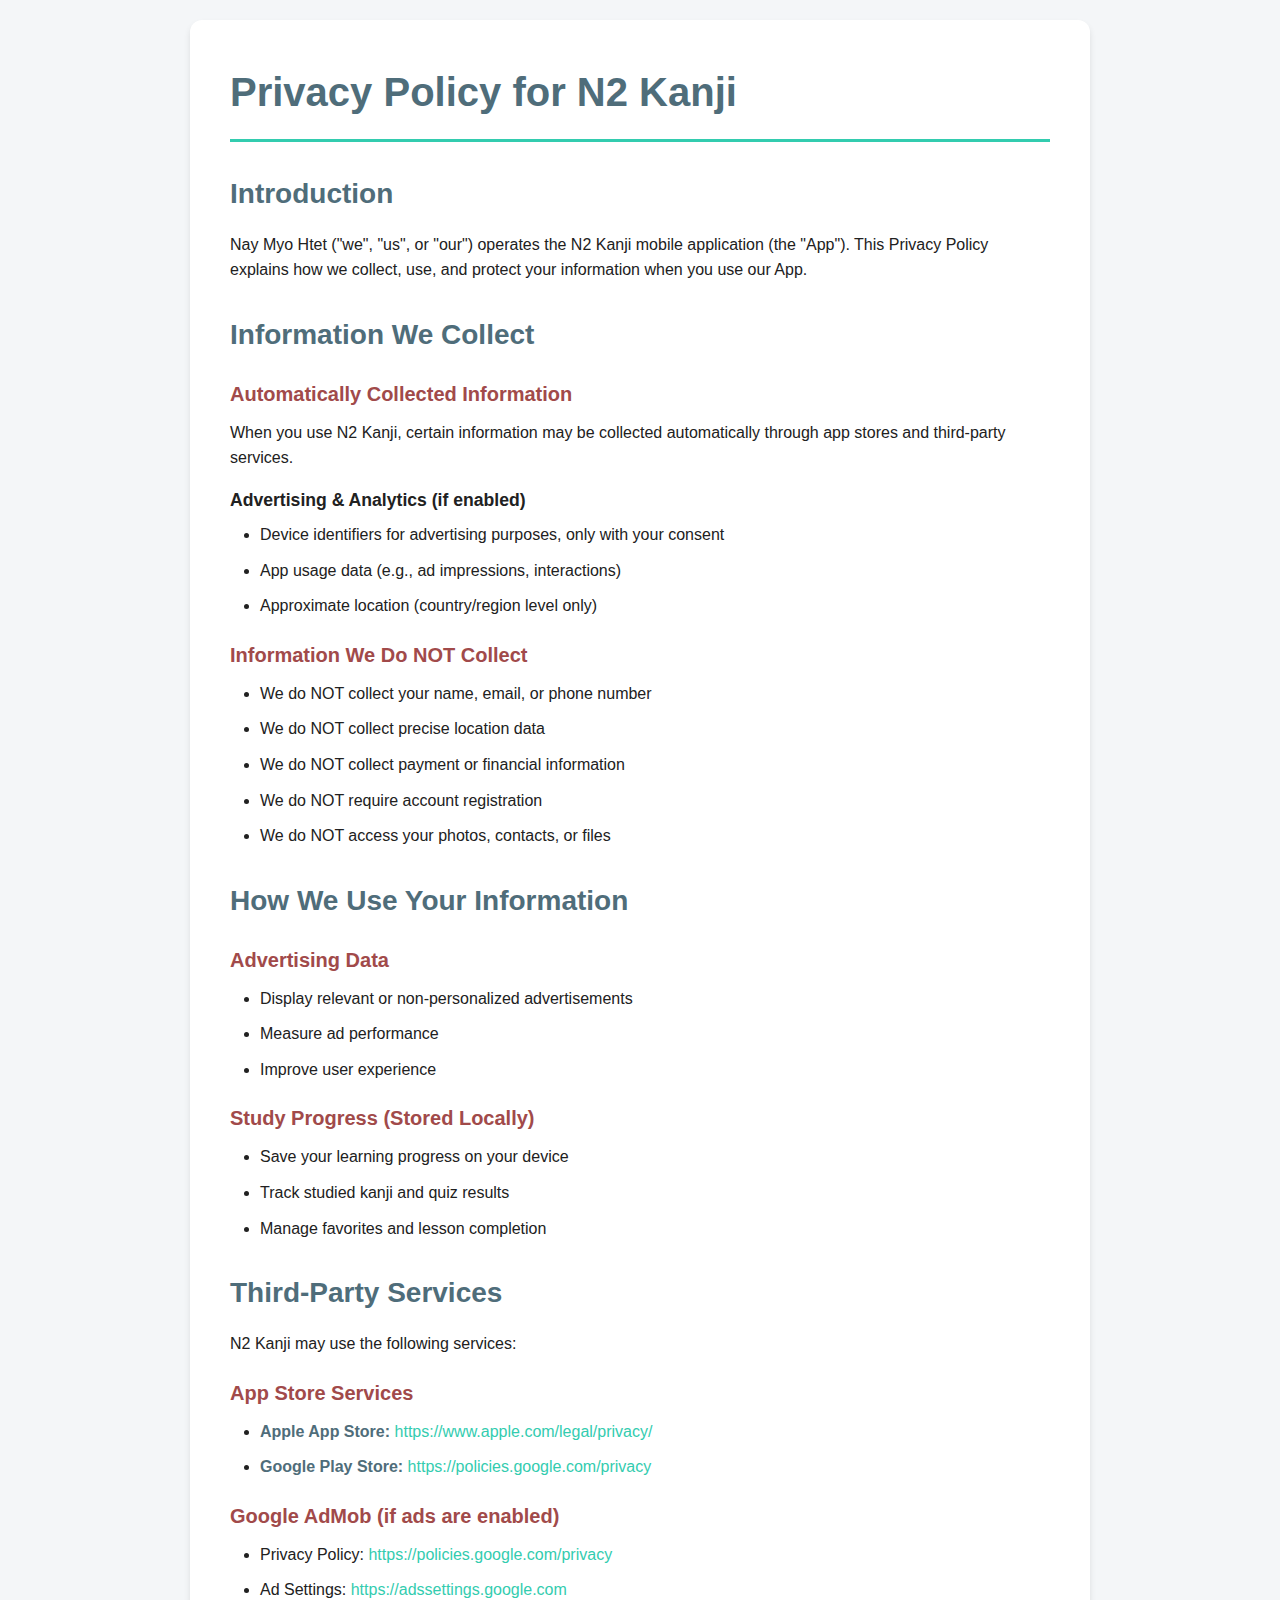
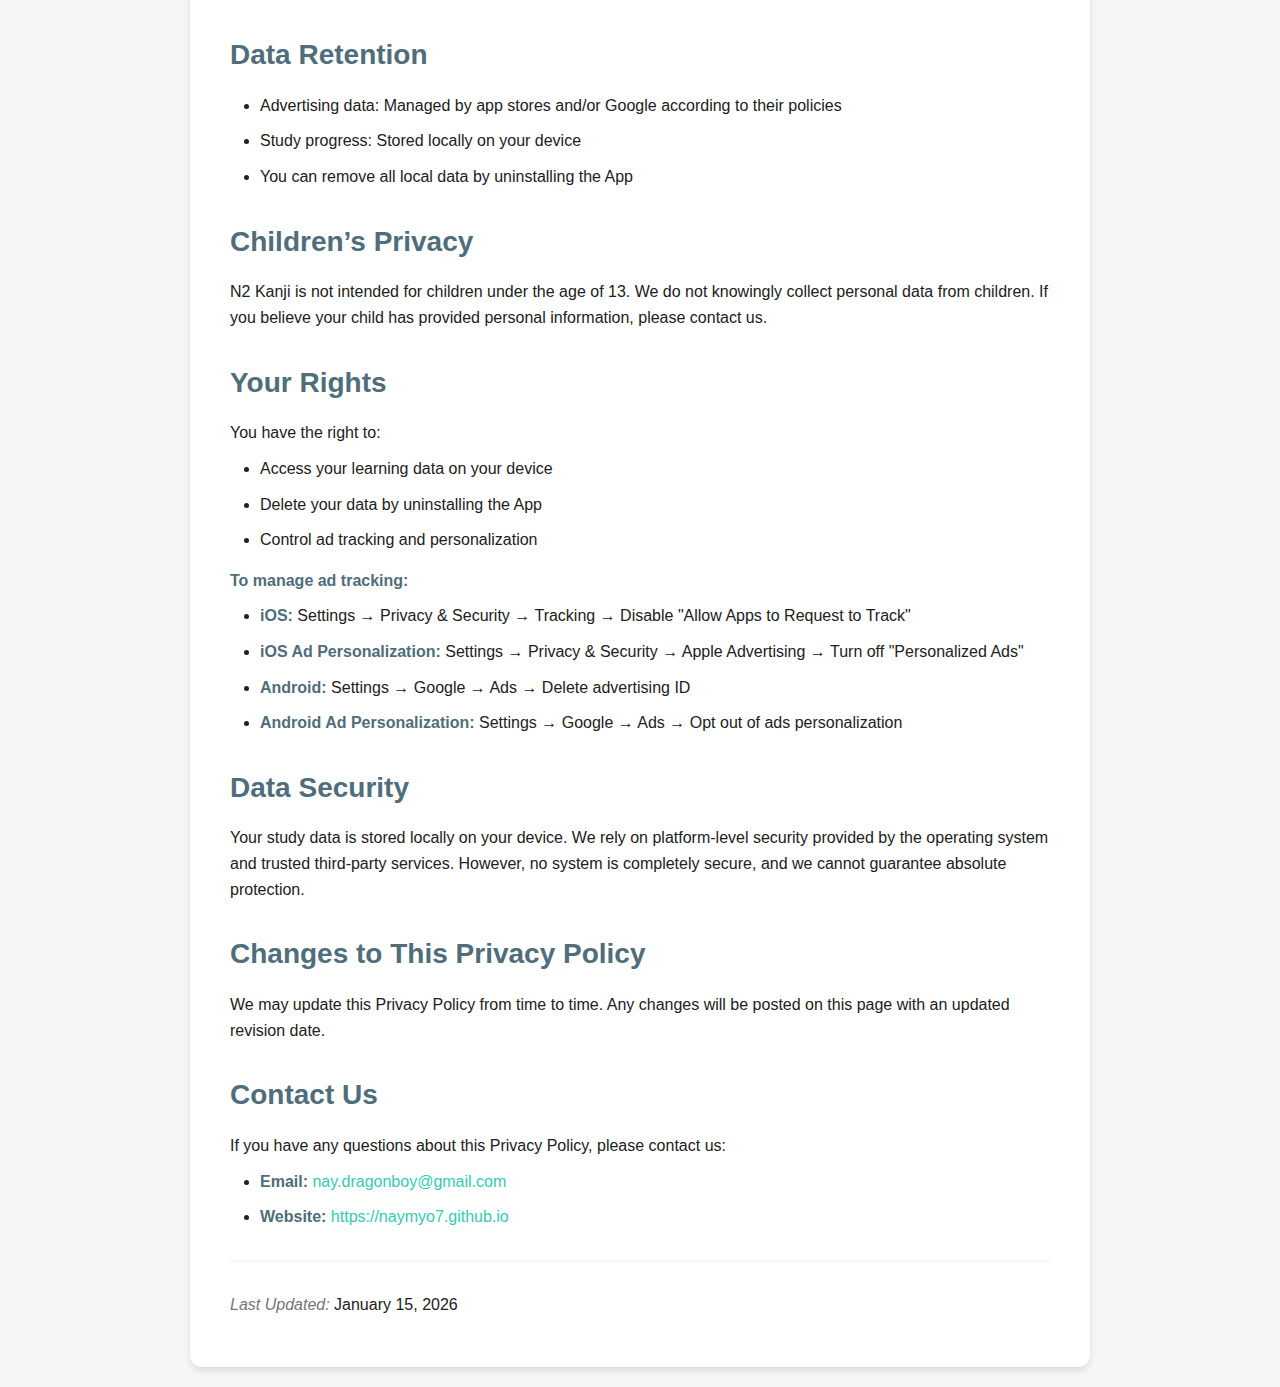
<file: privacy-policy/n2kanji.html>
<!doctype html>
<html lang="en">
<head>
  <meta charset="utf-8" />
  <meta name="viewport" content="width=device-width, initial-scale=1" />
  <title>Privacy Policy for N2 Kanji</title>
  <style>
    :root {
      --primary: #4F6D7A;
      --secondary: #A14A4A;
      --accent: #33CCAF;
      --background: #FFFFFF;
      --surface: #F4F6F8;
      --text-primary: #212121;
      --text-secondary: #757575;
    }
    * { margin: 0; padding: 0; box-sizing: border-box; }
    body {
      font-family: 'Helvetica Neue', Helvetica, Arial, sans-serif;
      line-height: 1.6;
      color: var(--text-primary);
      background-color: var(--surface);
      padding: 20px;
    }
    main {
      max-width: 900px;
      margin: 0 auto;
      background-color: var(--background);
      padding: 40px;
      border-radius: 12px;
      box-shadow: 0 4px 6px rgba(0,0,0,0.1);
    }
    h1 { color: var(--primary); font-size: 2.5rem; margin-bottom: 20px; border-bottom: 3px solid var(--accent); padding-bottom: 15px; }
    h2 { color: var(--primary); font-size: 1.75rem; margin-top: 30px; margin-bottom: 15px; }
    h3 { color: var(--secondary); font-size: 1.25rem; margin-top: 20px; margin-bottom: 10px; }
    h4 { color: var(--text-primary); font-size: 1.1rem; margin-top: 15px; margin-bottom: 8px; }
    p, li { color: var(--text-primary); margin-bottom: 10px; }
    ul { margin-bottom: 15px; padding-left: 30px; }
    strong { color: var(--primary); }
    a { color: var(--accent); text-decoration: none; }
    a:hover { text-decoration: underline; }
    hr { border: none; border-top: 2px solid var(--surface); margin: 30px 0; }
    em { color: var(--text-secondary); }
  </style>
</head>
<body>
<main>

<h1>Privacy Policy for N2 Kanji</h1>

<h2>Introduction</h2>
<p>
  Nay Myo Htet ("we", "us", or "our") operates the N2 Kanji mobile application (the "App").
  This Privacy Policy explains how we collect, use, and protect your information when you use our App.
</p>

<h2>Information We Collect</h2>

<h3>Automatically Collected Information</h3>
<p>
  When you use N2 Kanji, certain information may be collected automatically through app stores
  and third-party services.
</p>

<h4>Advertising & Analytics (if enabled)</h4>
<ul>
  <li>Device identifiers for advertising purposes, only with your consent</li>
  <li>App usage data (e.g., ad impressions, interactions)</li>
  <li>Approximate location (country/region level only)</li>
</ul>

<h3>Information We Do NOT Collect</h3>
<ul>
  <li>We do NOT collect your name, email, or phone number</li>
  <li>We do NOT collect precise location data</li>
  <li>We do NOT collect payment or financial information</li>
  <li>We do NOT require account registration</li>
  <li>We do NOT access your photos, contacts, or files</li>
</ul>

<h2>How We Use Your Information</h2>

<h3>Advertising Data</h3>
<ul>
  <li>Display relevant or non-personalized advertisements</li>
  <li>Measure ad performance</li>
  <li>Improve user experience</li>
</ul>

<h3>Study Progress (Stored Locally)</h3>
<ul>
  <li>Save your learning progress on your device</li>
  <li>Track studied kanji and quiz results</li>
  <li>Manage favorites and lesson completion</li>
</ul>

<h2>Third-Party Services</h2>
<p>N2 Kanji may use the following services:</p>

<h3>App Store Services</h3>
<ul>
  <li>
    <strong>Apple App Store:</strong>
    <a href="https://www.apple.com/legal/privacy/" target="_blank" rel="noopener noreferrer">
      https://www.apple.com/legal/privacy/
    </a>
  </li>
  <li>
    <strong>Google Play Store:</strong>
    <a href="https://policies.google.com/privacy" target="_blank" rel="noopener noreferrer">
      https://policies.google.com/privacy
    </a>
  </li>
</ul>

<h3>Google AdMob (if ads are enabled)</h3>
<ul>
  <li>
    Privacy Policy:
    <a href="https://policies.google.com/privacy" target="_blank" rel="noopener noreferrer">
      https://policies.google.com/privacy
    </a>
  </li>
  <li>
    Ad Settings:
    <a href="https://adssettings.google.com" target="_blank" rel="noopener noreferrer">
      https://adssettings.google.com
    </a>
  </li>
</ul>

<h2>Data Retention</h2>
<ul>
  <li>Advertising data: Managed by app stores and/or Google according to their policies</li>
  <li>Study progress: Stored locally on your device</li>
  <li>You can remove all local data by uninstalling the App</li>
</ul>

<h2>Children’s Privacy</h2>
<p>
  N2 Kanji is not intended for children under the age of 13.
  We do not knowingly collect personal data from children.
  If you believe your child has provided personal information, please contact us.
</p>

<h2>Your Rights</h2>
<p>You have the right to:</p>
<ul>
  <li>Access your learning data on your device</li>
  <li>Delete your data by uninstalling the App</li>
  <li>Control ad tracking and personalization</li>
</ul>

<p><strong>To manage ad tracking:</strong></p>
<ul>
  <li>
    <strong>iOS:</strong> Settings → Privacy & Security → Tracking → Disable "Allow Apps to Request to Track"
  </li>
  <li>
    <strong>iOS Ad Personalization:</strong> Settings → Privacy & Security → Apple Advertising → Turn off "Personalized Ads"
  </li>
  <li>
    <strong>Android:</strong> Settings → Google → Ads → Delete advertising ID
  </li>
  <li>
    <strong>Android Ad Personalization:</strong> Settings → Google → Ads → Opt out of ads personalization
  </li>
</ul>

<h2>Data Security</h2>
<p>
  Your study data is stored locally on your device.
  We rely on platform-level security provided by the operating system and trusted third-party services.
  However, no system is completely secure, and we cannot guarantee absolute protection.
</p>

<h2>Changes to This Privacy Policy</h2>
<p>
  We may update this Privacy Policy from time to time.
  Any changes will be posted on this page with an updated revision date.
</p>

<h2>Contact Us</h2>
<p>If you have any questions about this Privacy Policy, please contact us:</p>
<ul>
  <li><strong>Email:</strong> <a href="mailto:nay.dragonboy@gmail.com">nay.dragonboy@gmail.com</a></li>
  <li>
    <strong>Website:</strong>
    <a href="https://naymyo7.github.io" target="_blank" rel="noopener noreferrer">
      https://naymyo7.github.io
    </a>
  </li>
</ul>

<hr />
<p><em>Last Updated:</em> January 15, 2026</p>

</main>
</body>
</html>
</file>
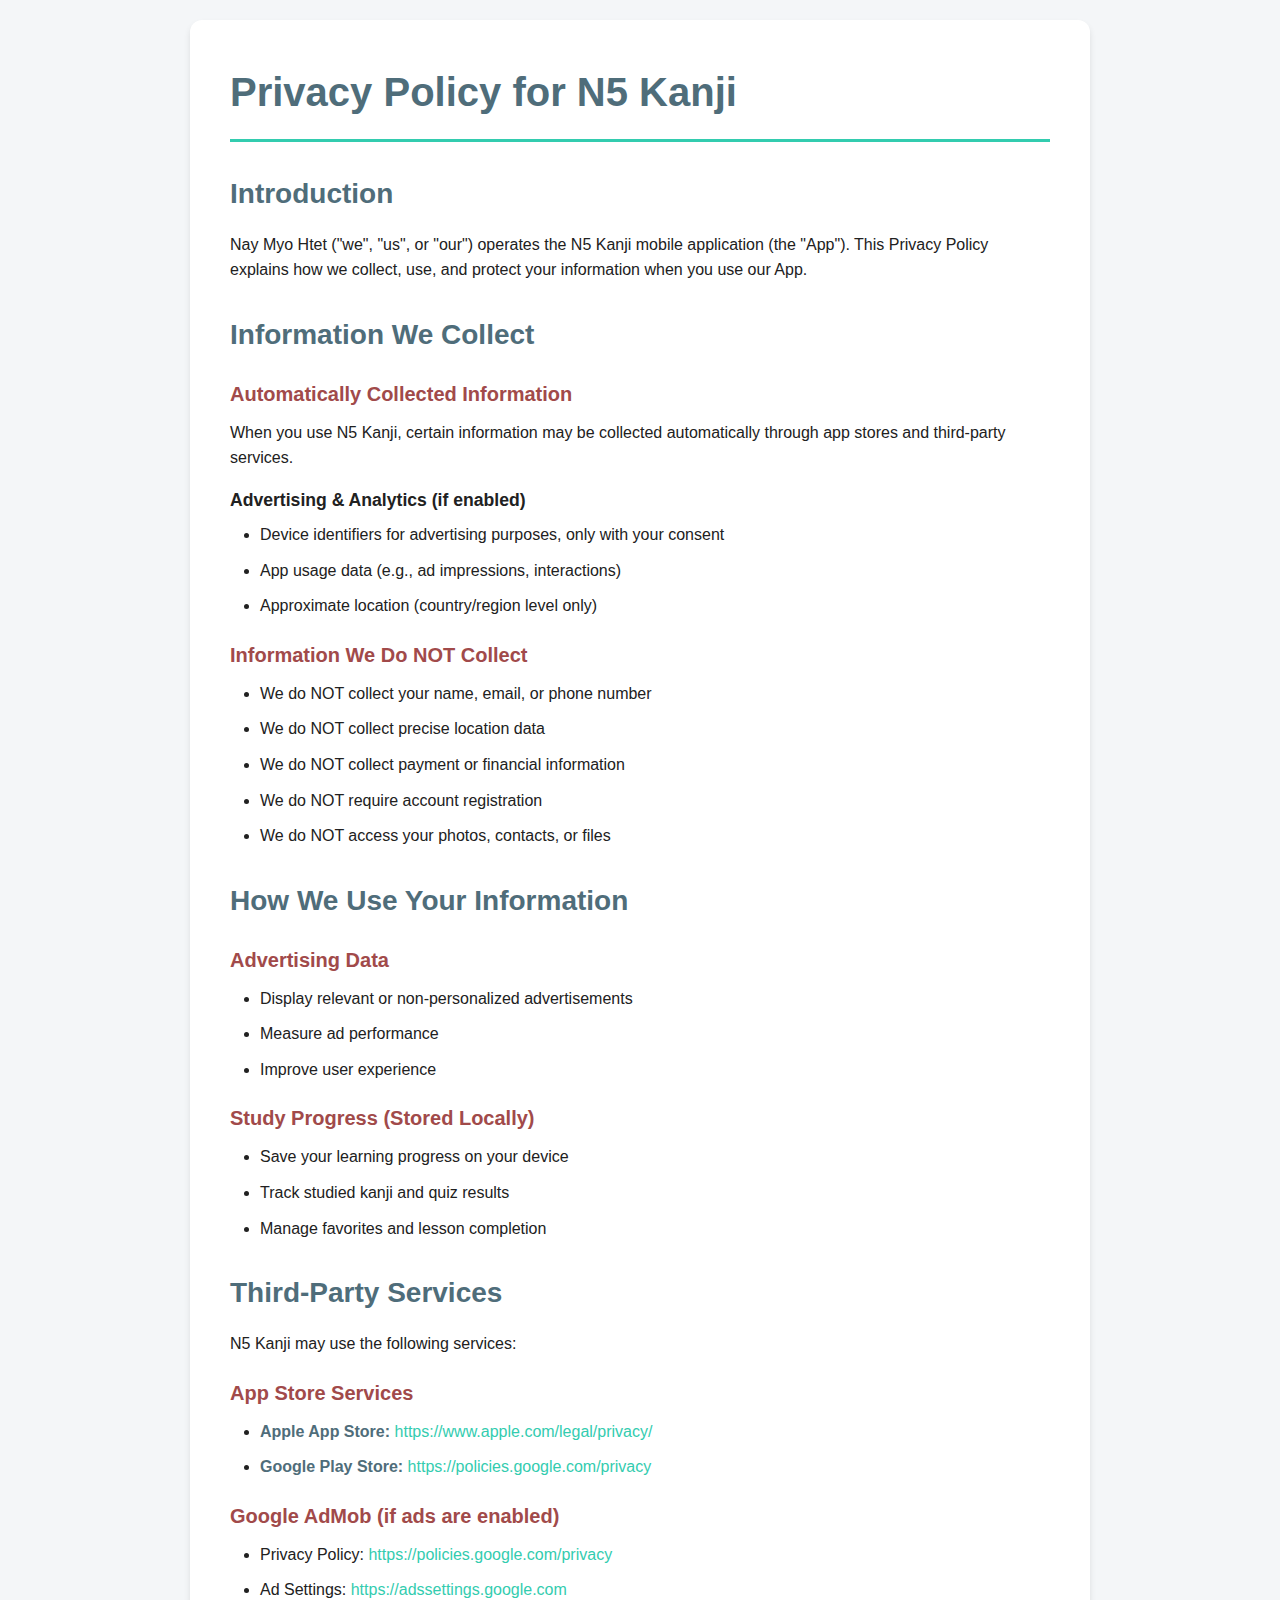
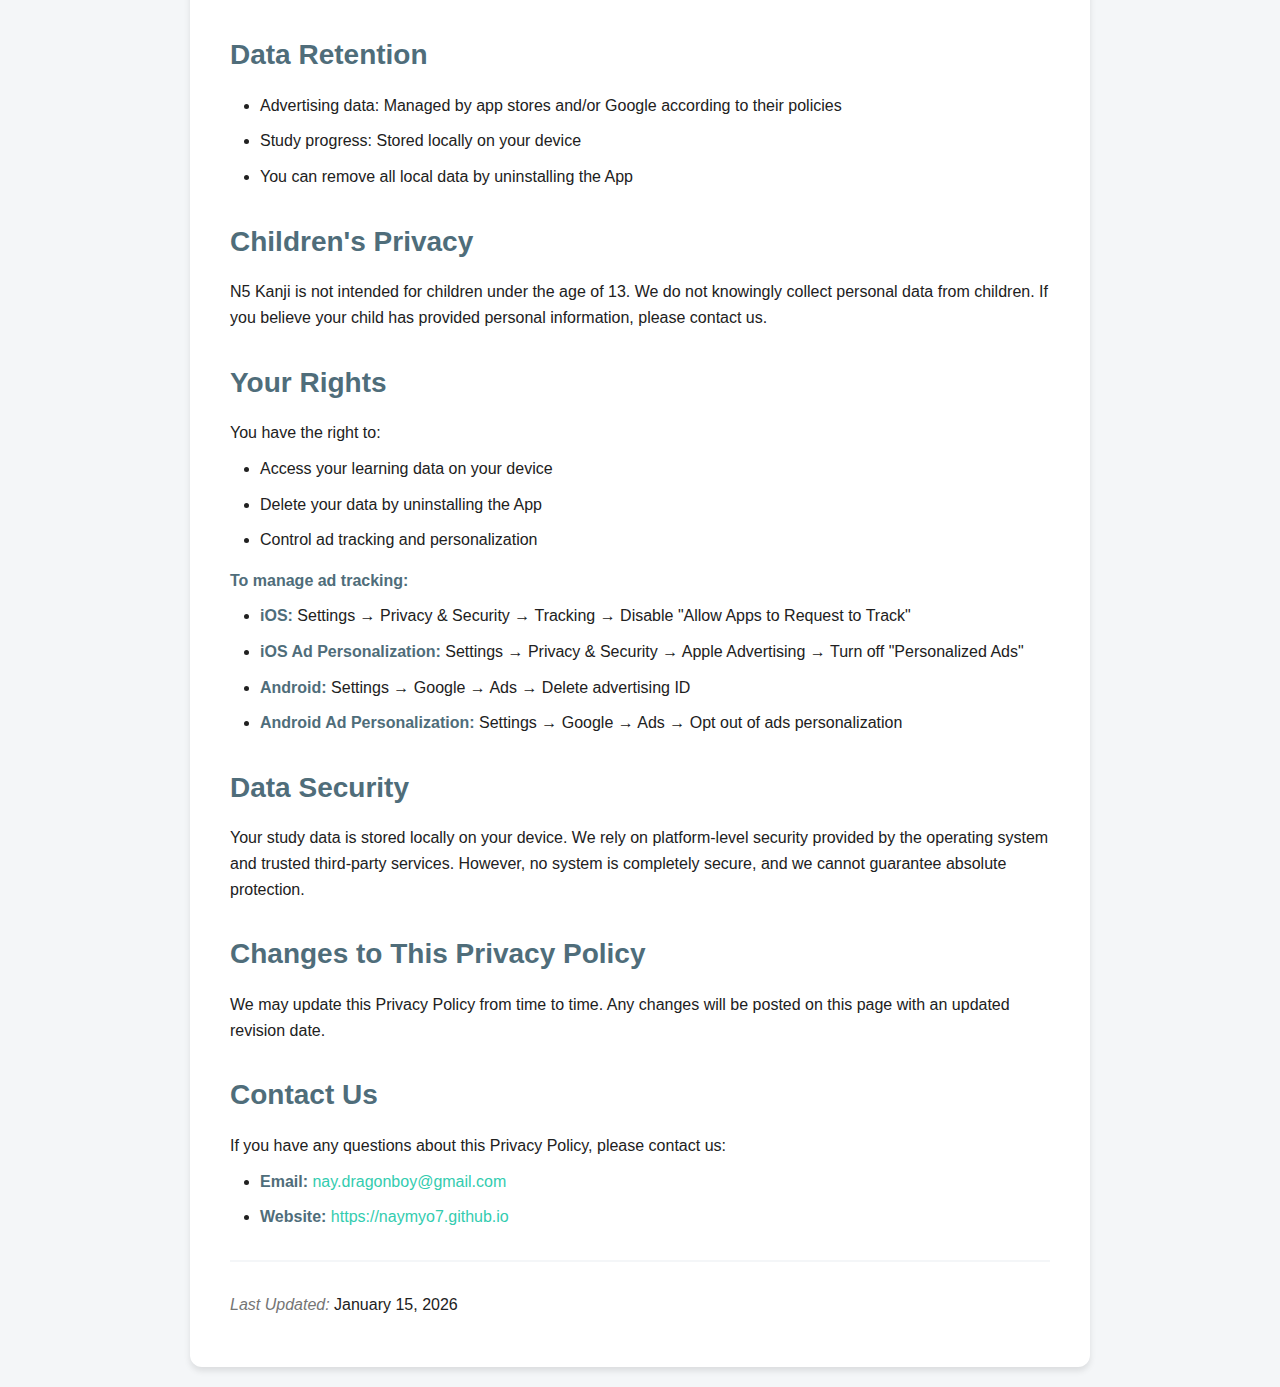
<file: privacy-policy/n5kanji.html>
<!doctype html>
<html lang="en">
<head>
  <meta charset="utf-8" />
  <meta name="viewport" content="width=device-width, initial-scale=1" />
  <title>Privacy Policy for N5 Kanji</title>
  <style>
    :root {
      --primary: #4F6D7A;
      --secondary: #A14A4A;
      --accent: #33CCAF;
      --background: #FFFFFF;
      --surface: #F4F6F8;
      --text-primary: #212121;
      --text-secondary: #757575;
    }
    * { margin: 0; padding: 0; box-sizing: border-box; }
    body {
      font-family: 'Helvetica Neue', Helvetica, Arial, sans-serif;
      line-height: 1.6;
      color: var(--text-primary);
      background-color: var(--surface);
      padding: 20px;
    }
    main {
      max-width: 900px;
      margin: 0 auto;
      background-color: var(--background);
      padding: 40px;
      border-radius: 12px;
      box-shadow: 0 4px 6px rgba(0,0,0,0.1);
    }
    h1 { color: var(--primary); font-size: 2.5rem; margin-bottom: 20px; border-bottom: 3px solid var(--accent); padding-bottom: 15px; }
    h2 { color: var(--primary); font-size: 1.75rem; margin-top: 30px; margin-bottom: 15px; }
    h3 { color: var(--secondary); font-size: 1.25rem; margin-top: 20px; margin-bottom: 10px; }
    h4 { color: var(--text-primary); font-size: 1.1rem; margin-top: 15px; margin-bottom: 8px; }
    p, li { color: var(--text-primary); margin-bottom: 10px; }
    ul { margin-bottom: 15px; padding-left: 30px; }
    strong { color: var(--primary); }
    a { color: var(--accent); text-decoration: none; }
    a:hover { text-decoration: underline; }
    hr { border: none; border-top: 2px solid var(--surface); margin: 30px 0; }
    em { color: var(--text-secondary); }
  </style>
</head>
<body>
<main>

<h1>Privacy Policy for N5 Kanji</h1>

<h2>Introduction</h2>
<p>
  Nay Myo Htet ("we", "us", or "our") operates the N5 Kanji mobile application (the "App").
  This Privacy Policy explains how we collect, use, and protect your information when you use our App.
</p>

<h2>Information We Collect</h2>

<h3>Automatically Collected Information</h3>
<p>
  When you use N5 Kanji, certain information may be collected automatically through app stores
  and third-party services.
</p>

<h4>Advertising & Analytics (if enabled)</h4>
<ul>
  <li>Device identifiers for advertising purposes, only with your consent</li>
  <li>App usage data (e.g., ad impressions, interactions)</li>
  <li>Approximate location (country/region level only)</li>
</ul>

<h3>Information We Do NOT Collect</h3>
<ul>
  <li>We do NOT collect your name, email, or phone number</li>
  <li>We do NOT collect precise location data</li>
  <li>We do NOT collect payment or financial information</li>
  <li>We do NOT require account registration</li>
  <li>We do NOT access your photos, contacts, or files</li>
</ul>

<h2>How We Use Your Information</h2>

<h3>Advertising Data</h3>
<ul>
  <li>Display relevant or non-personalized advertisements</li>
  <li>Measure ad performance</li>
  <li>Improve user experience</li>
</ul>

<h3>Study Progress (Stored Locally)</h3>
<ul>
  <li>Save your learning progress on your device</li>
  <li>Track studied kanji and quiz results</li>
  <li>Manage favorites and lesson completion</li>
</ul>

<h2>Third-Party Services</h2>
<p>N5 Kanji may use the following services:</p>

<h3>App Store Services</h3>
<ul>
  <li>
    <strong>Apple App Store:</strong>
    <a href="https://www.apple.com/legal/privacy/" target="_blank" rel="noopener noreferrer">
      https://www.apple.com/legal/privacy/
    </a>
  </li>
  <li>
    <strong>Google Play Store:</strong>
    <a href="https://policies.google.com/privacy" target="_blank" rel="noopener noreferrer">
      https://policies.google.com/privacy
    </a>
  </li>
</ul>

<h3>Google AdMob (if ads are enabled)</h3>
<ul>
  <li>
    Privacy Policy:
    <a href="https://policies.google.com/privacy" target="_blank" rel="noopener noreferrer">
      https://policies.google.com/privacy
    </a>
  </li>
  <li>
    Ad Settings:
    <a href="https://adssettings.google.com" target="_blank" rel="noopener noreferrer">
      https://adssettings.google.com
    </a>
  </li>
</ul>

<h2>Data Retention</h2>
<ul>
  <li>Advertising data: Managed by app stores and/or Google according to their policies</li>
  <li>Study progress: Stored locally on your device</li>
  <li>You can remove all local data by uninstalling the App</li>
</ul>

<h2>Children's Privacy</h2>
<p>
  N5 Kanji is not intended for children under the age of 13.
  We do not knowingly collect personal data from children.
  If you believe your child has provided personal information, please contact us.
</p>

<h2>Your Rights</h2>
<p>You have the right to:</p>
<ul>
  <li>Access your learning data on your device</li>
  <li>Delete your data by uninstalling the App</li>
  <li>Control ad tracking and personalization</li>
</ul>

<p><strong>To manage ad tracking:</strong></p>
<ul>
  <li>
    <strong>iOS:</strong> Settings → Privacy & Security → Tracking → Disable "Allow Apps to Request to Track"
  </li>
  <li>
    <strong>iOS Ad Personalization:</strong> Settings → Privacy & Security → Apple Advertising → Turn off "Personalized Ads"
  </li>
  <li>
    <strong>Android:</strong> Settings → Google → Ads → Delete advertising ID
  </li>
  <li>
    <strong>Android Ad Personalization:</strong> Settings → Google → Ads → Opt out of ads personalization
  </li>
</ul>

<h2>Data Security</h2>
<p>
  Your study data is stored locally on your device.
  We rely on platform-level security provided by the operating system and trusted third-party services.
  However, no system is completely secure, and we cannot guarantee absolute protection.
</p>

<h2>Changes to This Privacy Policy</h2>
<p>
  We may update this Privacy Policy from time to time.
  Any changes will be posted on this page with an updated revision date.
</p>

<h2>Contact Us</h2>
<p>If you have any questions about this Privacy Policy, please contact us:</p>
<ul>
  <li><strong>Email:</strong> <a href="mailto:nay.dragonboy@gmail.com">nay.dragonboy@gmail.com</a></li>
  <li>
    <strong>Website:</strong>
    <a href="https://naymyo7.github.io" target="_blank" rel="noopener noreferrer">
      https://naymyo7.github.io
    </a>
  </li>
</ul>

<hr />
<p><em>Last Updated:</em> January 15, 2026</p>

</main>
</body>
</html>
</file>
